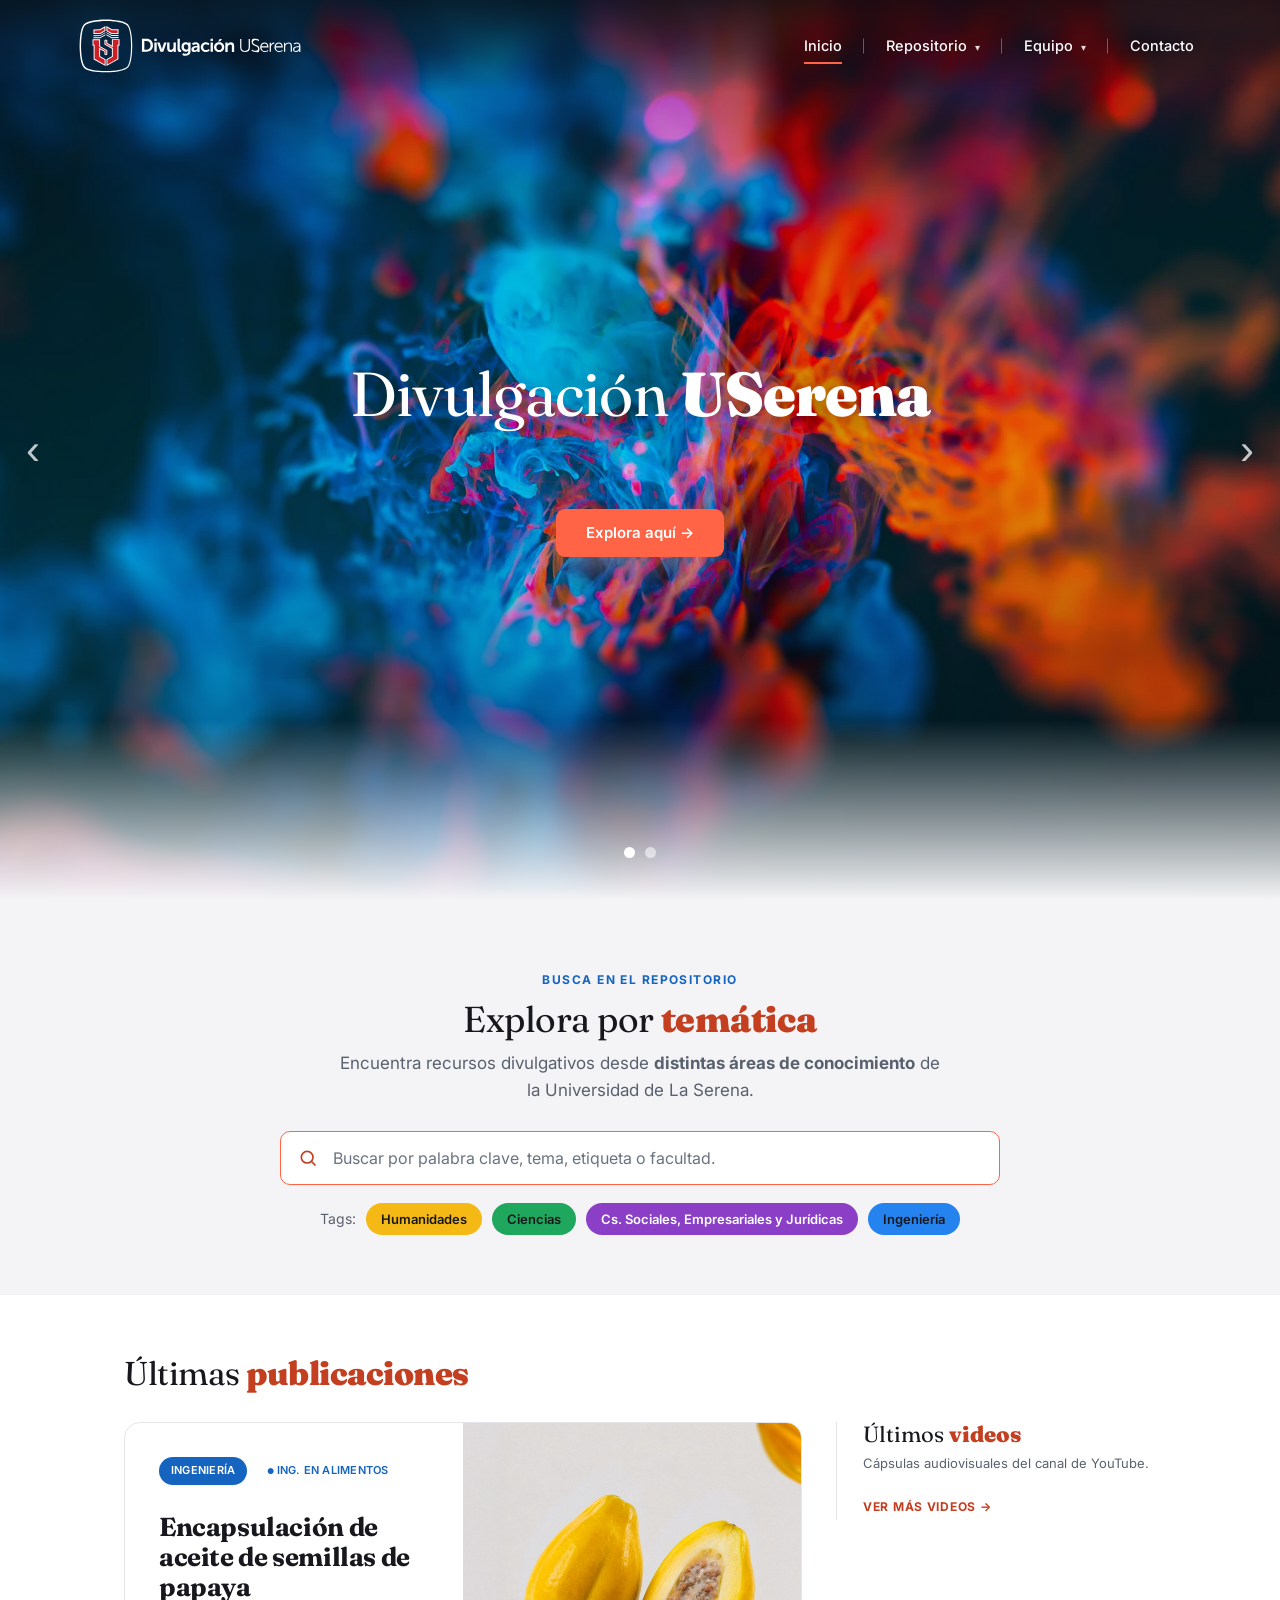
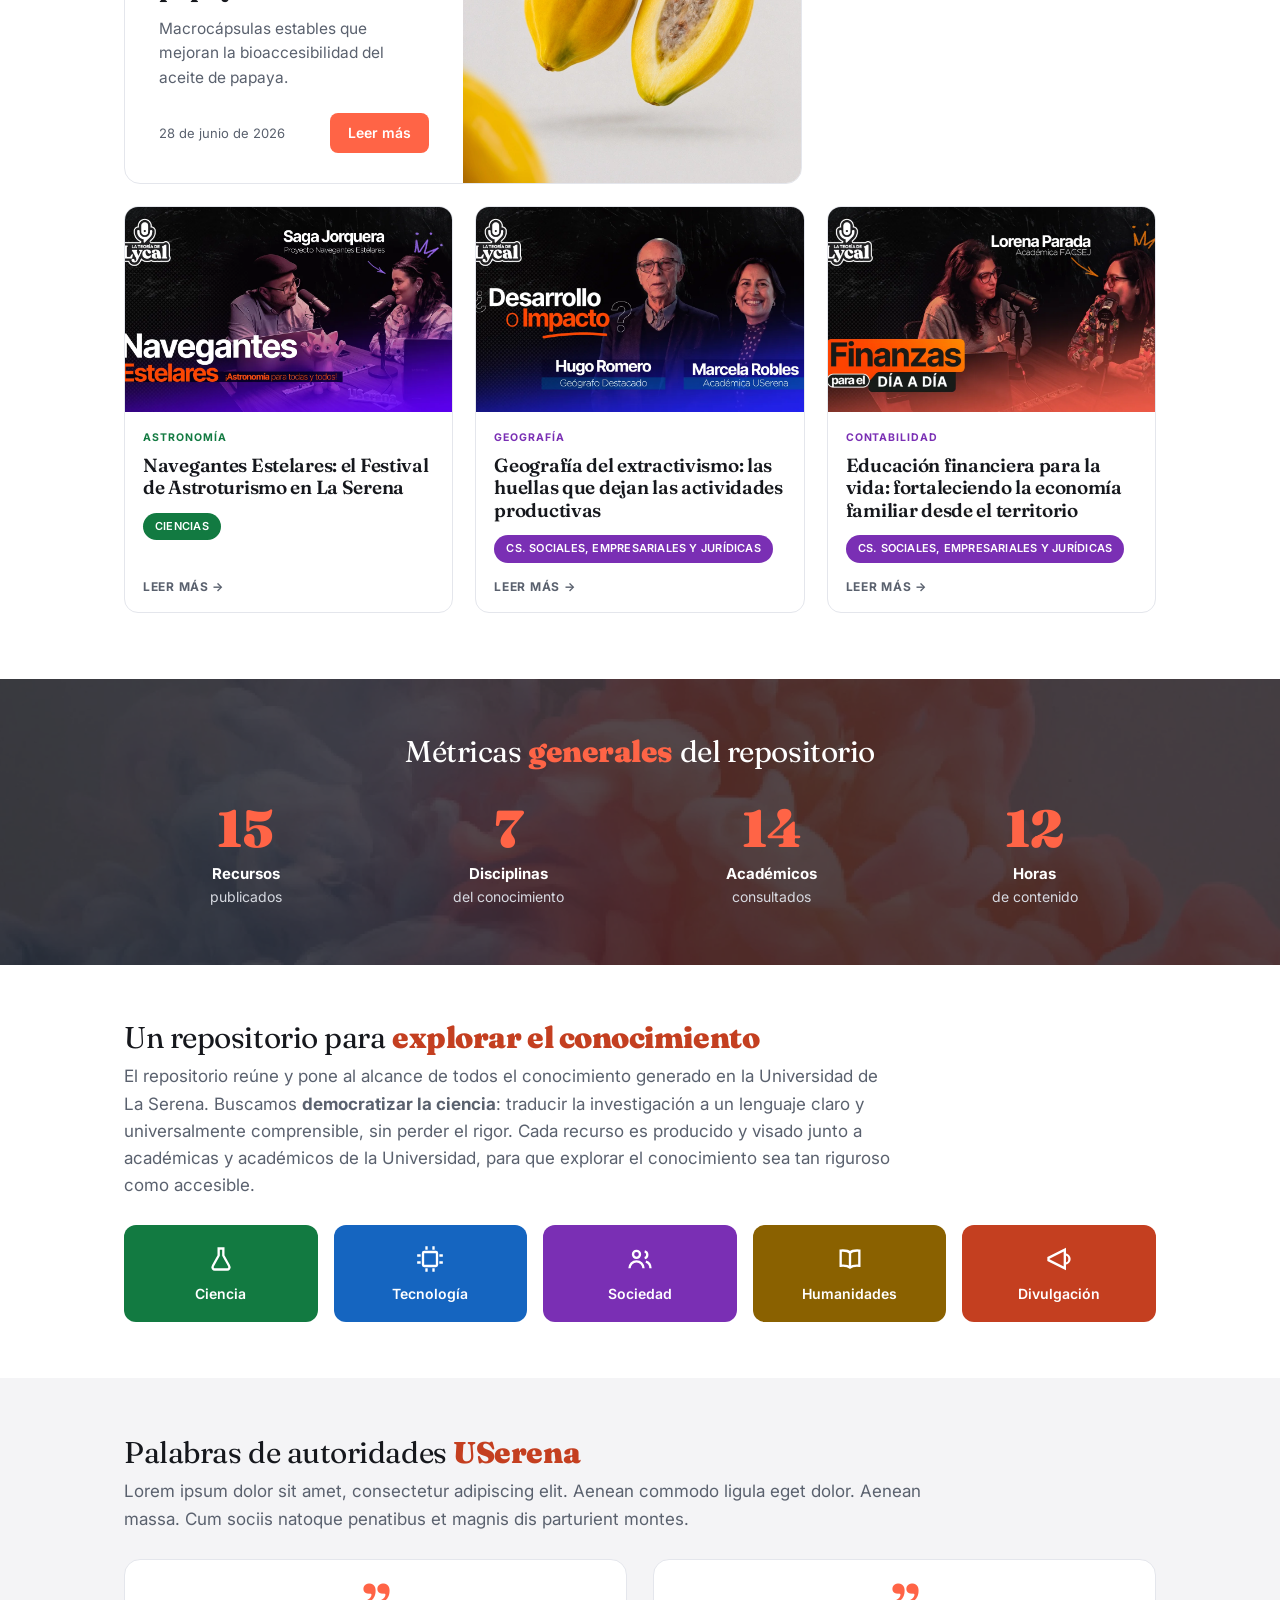
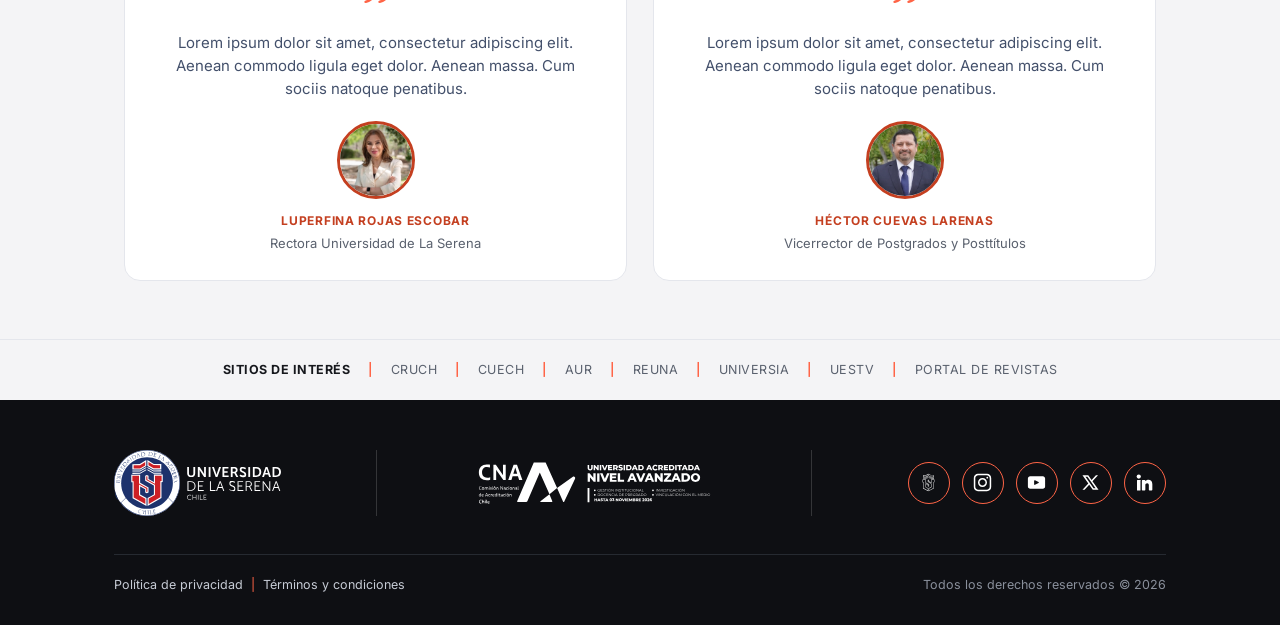
<file: index.html>
<!DOCTYPE html>
<html lang="es">
<head>
<meta charset="UTF-8">
<meta name="viewport" content="width=device-width, initial-scale=1.0">
<title>Divulgaci&oacute;n USerena &middot; Repositorio de Ciencia y Tecnolog&iacute;a</title>
<meta name="description" content="Explora recursos de divulgaci&oacute;n cient&iacute;fica desde distintas &aacute;reas de la Universidad de La Serena.">
<meta property="og:title" content="Divulgaci&oacute;n USerena &middot; Repositorio de Ciencia y Tecnolog&iacute;a">
<meta property="og:description" content="Explora recursos de divulgaci&oacute;n cient&iacute;fica desde distintas &aacute;reas de la Universidad de La Serena.">
<link rel="preconnect" href="https://fonts.googleapis.com">
<link rel="preconnect" href="https://fonts.gstatic.com" crossorigin>
<link href="https://fonts.googleapis.com/css2?family=Fraunces:opsz,wght@9..144,400;9..144,600;9..144,700;9..144,900&family=Inter:wght@400;500;600;700;800&display=swap" rel="stylesheet">
<link rel="stylesheet" href="assets/css/base.css">
<link rel="stylesheet" href="assets/css/home.css">
</head>
<body class="page-inicio">
<nav class="nav" id="nav">
  <div class="nav-in">
    <a class="brand" href="index.html" aria-label="Divulgaci&oacute;n USerena"><img src="assets/svg/logo-divulgacion.svg" alt="Divulgaci&oacute;n USerena"></a>
    <ul id="navmenu">
      <li><a class="item active" href="index.html">Inicio</a></li>
      <li><a class="item" href="repositorio.html">Repositorio <span class="caret">&#9662;</span></a></li>
      <li><a class="item" href="equipo.html">Equipo <span class="caret">&#9662;</span></a></li>
      <li><a class="item" href="contacto.html">Contacto</a></li>
    </ul>
    <button class="navtoggle" id="navtoggle" aria-label="Men&uacute;" aria-expanded="false">&#9776;</button>
  </div>
</nav>

<!-- HERO -->
<header class="hero" id="hero">
  <div class="hero-cover" aria-hidden="true"></div>
  <div class="slide on"><img src="assets/img/hero-01.webp" alt=""></div>
  <div class="slide"><img src="assets/img/hero-02.webp" alt=""></div>
  <button class="arrow l" aria-label="Anterior">&#8249;</button>
  <button class="arrow r" aria-label="Siguiente">&#8250;</button>
  <div class="hero-inner">
    <h1><span class="hw w1">Divulgaci&oacute;n</span> <span class="hw w2">USerena</span></h1>
    <a href="#explora" class="hero-cta">Explora aqu&iacute; &rarr;</a>
  </div>
  <div class="dots"></div>
</header>

<!-- EXPLORA POR TEMÁTICA -->
<section class="explora-sec reveal" id="explora">
  <div class="wrap">
    <div class="eyebrow" style="color:var(--blue-t)">Busca en el repositorio</div>
    <h2>Explora por <b>tem&aacute;tica</b></h2>
    <p class="sub">Encuentra recursos divulgativos desde <b>distintas &aacute;reas de conocimiento</b> de la Universidad de La Serena.</p>
    <div class="search">
      <svg class="mag" viewBox="0 0 24 24" fill="none" stroke="currentColor" stroke-width="2"><circle cx="11" cy="11" r="7"/><path d="M21 21l-4.3-4.3"/></svg>
      <input type="text" placeholder="Buscar por palabra clave, tema, etiqueta o facultad." aria-label="Buscar en el repositorio">
    </div>
    <div class="tags">
      <span class="lbl">Tags:</span>
      <a class="tag" href="repositorio.html?area=humanidades" style="background:var(--yellow);color:#16181D">Humanidades</a>
      <a class="tag" href="repositorio.html?area=ciencias" style="background:var(--green);color:#16181D">Ciencias</a>
      <a class="tag" href="repositorio.html?area=facsej" style="background:var(--purple);color:#fff">Cs. Sociales, Empresariales y Jur&iacute;dicas</a>
      <a class="tag" href="repositorio.html?area=ingenieria" style="background:var(--blue);color:#16181D">Ingenier&iacute;a</a>
    </div>
  </div>
</section>

<!-- ÚLTIMAS PUBLICACIONES -->
<section class="pub reveal">
  <div class="wrap">
    <h2>&Uacute;ltimas <b>publicaciones</b></h2>
    <div class="pub-top">
    <a class="featured" id="featured" href="repositorio.html"></a>

    <aside class="videos" aria-label="&Uacute;ltimos videos">
      <div class="vhead">&Uacute;ltimos <b>videos</b></div>
      <p class="vsub">C&aacute;psulas audiovisuales del canal de YouTube.</p>
      <div id="videos-list"></div>
      <a class="vmore" href="repositorio.html?tipo=audiovisual">Ver m&aacute;s videos &rarr;</a>
    </aside>
    </div><!-- /pub-top -->

    <div class="cards3" id="cards3"></div>
  </div>
</section>

<!-- MÉTRICAS -->
<section class="metrics reveal" id="metrics" data-onreveal="metrics">
  <img class="bg" src="assets/img/metricas-bg.webp" alt="">
  <div class="in wrap">
    <h2>M&eacute;tricas <b>generales</b> del repositorio</h2>
    <div class="mgrid">
      <div><div class="mnum" data-key="recursos">0</div><div class="mlbl"><b>Recursos</b>publicados</div></div>
      <div><div class="mnum" data-key="disciplinas">0</div><div class="mlbl"><b>Disciplinas</b>del conocimiento</div></div>
      <div><div class="mnum" data-key="academicos">0</div><div class="mlbl"><b>Acad&eacute;micos</b>consultados</div></div>
      <div><div class="mnum" data-key="horas">0</div><div class="mlbl"><b>Horas</b>de contenido</div></div>
    </div>
  </div>
</section>

<!-- PRESTACIONES -->
<section class="prest reveal">
  <div class="wrap">
    <h2>Un repositorio para <b>explorar el conocimiento</b></h2>
    <p>El repositorio re&uacute;ne y pone al alcance de todos el conocimiento generado en la Universidad de La Serena. Buscamos <b>democratizar la ciencia</b>: traducir la investigaci&oacute;n a un lenguaje claro y universalmente comprensible, sin perder el rigor. Cada recurso es producido y visado junto a acad&eacute;micas y acad&eacute;micos de la Universidad, para que explorar el conocimiento sea tan riguroso como accesible.</p>
    <div class="tiles">
      <div class="tile" style="background:#127A41"><svg viewBox="0 0 24 24" fill="none" stroke="#fff" stroke-width="2"><path d="M9 3h6M10 3v6l-5 9a2 2 0 0 0 2 3h10a2 2 0 0 0 2-3l-5-9V3"/></svg><span>Ciencia</span></div>
      <div class="tile" style="background:#1565C0"><svg viewBox="0 0 24 24" fill="none" stroke="#fff" stroke-width="2"><rect x="6" y="6" width="12" height="12" rx="1"/><path d="M9 1v3M15 1v3M9 20v3M15 20v3M1 9h3M1 15h3M20 9h3M20 15h3"/></svg><span>Tecnolog&iacute;a</span></div>
      <div class="tile" style="background:#7A2FB4"><svg viewBox="0 0 24 24" fill="none" stroke="#fff" stroke-width="2"><circle cx="9" cy="8" r="3"/><path d="M3 20c0-3.3 2.7-6 6-6s6 2.7 6 6"/><path d="M16 5.5a3 3 0 0 1 0 5.8M21 20c0-2.7-1.6-5-4-5.7"/></svg><span>Sociedad</span></div>
      <div class="tile" style="background:#8A6100"><svg viewBox="0 0 24 24" fill="none" stroke="#fff" stroke-width="2"><path d="M12 6.5C10.5 5 8 4.5 4 4.8v13C8 17.5 10.5 18 12 19.3 13.5 18 16 17.5 20 17.8v-13C16 4.5 13.5 5 12 6.5z"/><path d="M12 6.5v12.8"/></svg><span>Humanidades</span></div>
      <div class="tile" style="background:#C43F20"><svg viewBox="0 0 24 24" fill="none" stroke="#fff" stroke-width="2"><path d="M3 11l14-7v16L3 13z"/><path d="M17 8a3 3 0 0 1 0 8"/></svg><span>Divulgaci&oacute;n</span></div>
    </div>
  </div>
</section>

<!-- AUTORIDADES -->
<section class="auth reveal">
  <div class="wrap">
    <h2>Palabras de autoridades <b>USerena</b></h2>
    <p class="intro">Lorem ipsum dolor sit amet, consectetur adipiscing elit. Aenean commodo ligula eget dolor. Aenean massa. Cum sociis natoque penatibus et magnis dis parturient montes.</p>
    <div class="qwrap">
      <div class="qgrid">
        <div class="qcard">
          <div class="qmark">&rdquo;</div>
          <p>Lorem ipsum dolor sit amet, consectetur adipiscing elit. Aenean commodo ligula eget dolor. Aenean massa. Cum sociis natoque penatibus.</p>
          <div class="av"><img src="assets/img/autoridad-rectora.webp" alt="Retrato de la Rectora."></div>
          <div class="nm">Luperfina Rojas Escobar</div>
          <div class="rol">Rectora Universidad de La Serena</div>
        </div>
        <div class="qcard">
          <div class="qmark">&rdquo;</div>
          <p>Lorem ipsum dolor sit amet, consectetur adipiscing elit. Aenean commodo ligula eget dolor. Aenean massa. Cum sociis natoque penatibus.</p>
          <div class="av"><img src="assets/img/autoridad-vicerrector.webp" alt="Retrato del Vicerrector."></div>
          <div class="nm">H&eacute;ctor Cuevas Larenas</div>
          <div class="rol">Vicerrector de Postgrados y Postt&iacute;tulos</div>
        </div>
      </div>
    </div>
  </div>
</section>

<section class="sitios">
  <div class="in wrap">
    <b>Sitios de interés</b>

    <span class="sep">|</span>
    <a href="https://consejoderectores.cl/"
       target="_blank"
       rel="noopener noreferrer"
       aria-label="Visitar sitio web del Consejo de Rectoras y Rectores de las Universidades Chilenas">
      CRUCH
    </a>

    <span class="sep">|</span>
    <a href="https://www.uestatales.cl/"
       target="_blank"
       rel="noopener noreferrer"
       aria-label="Visitar sitio web del Consorcio de Universidades del Estado de Chile">
      CUECH
    </a>

    <span class="sep">|</span>
    <a href="https://www.auregionales.cl/"
       target="_blank"
       rel="noopener noreferrer"
       aria-label="Visitar sitio web de la Agrupación de Universidades Regionales">
      AUR
    </a>

    <span class="sep">|</span>
    <a href="https://www.reuna.cl/"
       target="_blank"
       rel="noopener noreferrer"
       aria-label="Visitar sitio web de REUNA">
      REUNA
    </a>

    <span class="sep">|</span>
    <a href="https://www.universia.net/cl/home.html"
       target="_blank"
       rel="noopener noreferrer"
       aria-label="Visitar sitio web de Universia Chile">
      UNIVERSIA
    </a>

    <span class="sep">|</span>
    <a href="https://www.uestv.cl/"
       target="_blank"
       rel="noopener noreferrer"
       aria-label="Visitar sitio web de UESTV">
      UESTV
    </a>

    <span class="sep">|</span>
    <a href="https://revistas.userena.cl/"
       target="_blank"
       rel="noopener noreferrer"
       aria-label="Visitar el Portal de Revistas de la Universidad de La Serena">
      Portal de Revistas
    </a>
  </div>
</section>
<footer class="footer">
  <div class="fin">
    <div class="foot-main">
      <a class="flogo us" href="https://userena.cl/" target="_blank" rel="noopener" aria-label="Universidad de La Serena"><img src="assets/svg/logo-userena.svg" alt="Universidad de La Serena"></a>
      <span class="fdiv"></span>
      <a class="flogo cna" href="http://www.saca.cnachile.cl/public/assets/institucional/DocumentosProcesosAcreditacion/INST-00053-05-00/NOTIFICACI%C3%93N%20DECISI%C3%93N//ULS-INST-00053-05-RESD-3.pdf" target="_blank" rel="noopener" aria-label="Acreditaci&oacute;n CNA"><img src="assets/svg/logo-cna.svg" alt="Universidad acreditada &mdash; CNA Chile"></a>
      <span class="fdiv"></span>
      <div class="foot-social">
        <a href="https://userena.cl/" target="_blank" rel="noopener" aria-label="Universidad de La Serena"><svg xmlns="http://www.w3.org/2000/svg" version="1.1" viewBox="0 0 130 130"> <defs> <style> .iust0 { fill: currentColor; fill-rule: evenodd; } </style> </defs> <path class="iust0" d="M46.4,15.1l-18.9.3v13.9h20.5c0-.1,15.1-9.1,15.1-9.1V5l-16.7,10.1ZM60.3,18.6l-13.1,7.8h-16.9c0,0,0-8.1,0-8.1l16.9-.3,13.1-7.9v8.5Z"/> <polygon class="iust0" points="27.5 35.5 47.2 35.4 63.2 26.4 63.2 23.5 47.2 32.6 27.5 32.7 27.5 35.5"/> <polygon class="iust0" points="27.5 41.7 47.2 41.6 63.2 32.6 63.2 29.7 47.2 38.8 27.5 38.9 27.5 41.7"/> <path class="iust0" d="M47.4,65.8v-20.9h-22.8v19.6h3.3s0,40.7,0,40.7l35.7,19.9v-20.3s-16.2-9-16.2-9v-20.6l12.9,7.2v8.1l4.3,2.2,4.3-2.3v-12.7l-21.4-12ZM66,88.7l-1.4.8-1.4-.7v-8.1l-18.6-10.4v27.1l16.2,9v13.7s-30-16.7-30-16.7v-41.9h-3.3s0-13.7,0-13.7h3.3s13.8,0,13.8,0v19.7l21.4,12v9.3Z"/> <path class="iust0" d="M82.6,44.7v18.9l-13.8-7.7v-8.1l-4.3-2.2-4.3,2.3v12.7l22.3,12.4v22.6l-16.2,9.1v20.3s35.7-20.3,35.7-20.3v-40.7h3.3v-19.5h-22.8ZM102.5,61.1h-3.3v41.9l-30,17.1v-13.7s16.2-9.1,16.2-9.1v-25.6l-.5-.6-21.8-12.2v-9.3l1.4-.8,1.4.7v8.1l19.5,10.8v-20.9h13.8c0,0,3.3,0,3.3,0v13.7Z"/> <path class="iust0" d="M82.7,14.9l-16.7-9.9v15.2l15.1,8.8h21.4v-14h-19.8ZM99.6,20.3v5.8h-17.8c0,0-13.1-7.5-13.1-7.5v-8.5l13.1,7.8h17.8v2.5Z"/> <polygon class="iust0" points="102.5 35.1 81.9 35.2 66 26.4 66 23.5 81.9 32.4 102.5 32.3 102.5 35.1"/> <polygon class="iust0" points="102.5 41.3 81.9 41.4 66 32.5 66 29.7 81.9 38.6 102.5 38.4 102.5 41.3"/> </svg></a>
        <a href="https://www.instagram.com/divulgacionuserena/" target="_blank" rel="noopener" aria-label="Instagram"><svg xmlns="http://www.w3.org/2000/svg" version="1.1" viewBox="0 0 130 130"> <defs> <style> .igst0 { fill: currentColor; } </style> </defs> <path class="igst0" d="M95.8,5.5h-61.6c-15.9,0-28.7,12.9-28.7,28.7v61.6c0,15.9,12.9,28.7,28.7,28.7h61.6c15.9,0,28.7-12.9,28.7-28.7v-61.6c0-15.9-12.9-28.7-28.7-28.7ZM114.2,93.7c0,11.3-9.2,20.5-20.5,20.5h-57.4c-11.3,0-20.5-9.2-20.5-20.5v-57.4c0-11.3,9.2-20.5,20.5-20.5h57.4c11.3,0,20.5,9.2,20.5,20.5v57.4Z"/> <path class="igst0" d="M65,34.2c-17,0-30.8,13.8-30.8,30.8s13.8,30.8,30.8,30.8,30.8-13.8,30.8-30.8-13.8-30.8-30.8-30.8ZM65,85.5c-11.3,0-20.5-9.2-20.5-20.5s9.2-20.5,20.5-20.5,20.5,9.2,20.5,20.5-9.2,20.5-20.5,20.5Z"/> <circle class="igst0" cx="97.8" cy="32.2" r="6.2"/> </svg></a>
        <a href="https://www.youtube.com/@divulgacionuserena" target="_blank" rel="noopener" aria-label="YouTube"><svg xmlns="http://www.w3.org/2000/svg" version="1.1" viewBox="0 0 130 130"> <defs> <style> .ytst0 { fill: currentColor; } </style> </defs> <path class="ytst0" d="M108.4,22.3H21.6c-8.6,0-15.5,7-15.5,15.5v54.3c0,8.6,7,15.5,15.5,15.5h86.8c8.6,0,15.5-6.9,15.5-15.5v-54.3c0-8.6-7-15.5-15.5-15.5ZM78.9,68.7l-24.1,12.1c-2.8,1.4-6.1-.6-6.1-3.7v-24.1c0-3.1,3.3-5.1,6.1-3.7l24.1,12.1c3.1,1.5,3.1,5.9,0,7.5Z"/> </svg></a>
        <a href="https://x.com/vripuserena" target="_blank" rel="noopener" aria-label="X"><svg xmlns="http://www.w3.org/2000/svg" version="1.1" viewBox="0 0 130 130"> <defs> <style> .xtst0 { fill: currentColor; } </style> </defs> <path class="xtst0" d="M78.5,56.4L116.5,15.8h-14.4l-29.8,31.9-22.8-31.9H10l39.9,55.8L10,114.2h14.4l31.8-34,24.3,34h39.4l-41.4-57.9ZM30.4,26.2h13.7l55.5,77.6h-13.7L30.4,26.2Z"/> </svg></a>
        <a href="https://www.linkedin.com/company/vripuserena/" target="_blank" rel="noopener" aria-label="LinkedIn"><svg xmlns="http://www.w3.org/2000/svg" version="1.1" viewBox="0 0 130 130"> <defs> <style> .list0 { fill: currentColor; } </style> </defs> <circle class="list0" cx="25.7" cy="24.5" r="14.3"/> <rect class="list0" x="13.7" y="48.3" width="23.8" height="71.5" rx="1" ry="1"/> <path class="list0" d="M118.6,74.5v40.4c0,2.7-2.2,4.9-4.9,4.9h-14.1c-2.7,0-4.9-2.2-4.9-4.9v-32.6c0-6.2-4.5-11.9-10.7-12.5-7.1-.7-13.2,4.9-13.2,11.9v33.3c0,2.7-2.2,4.9-4.9,4.9h-14.1c-2.7,0-4.9-2.2-4.9-4.9v-61.8c0-2.7,2.2-4.9,4.9-4.9h14.1c2.7,0,4.9,2.2,4.9,4.9v3c4.8-6.2,12.7-10.2,21.5-10.2,13.2,0,26.2,9.5,26.2,28.6Z"/> </svg></a>
      </div>
    </div>
    <hr class="foot-rule">
    <div class="foot-bottom">
      <span><a href="#">Pol&iacute;tica de privacidad</a><span class="b">|</span><a href="#">T&eacute;rminos y condiciones</a></span>
      <span>Todos los derechos reservados &copy; 2026</span>
    </div>
  </div>
</footer>

<script src="assets/js/areas.js"></script>
<script src="assets/js/nav.js"></script>
<script src="assets/js/home.js"></script>
</body>
</html>
</file>
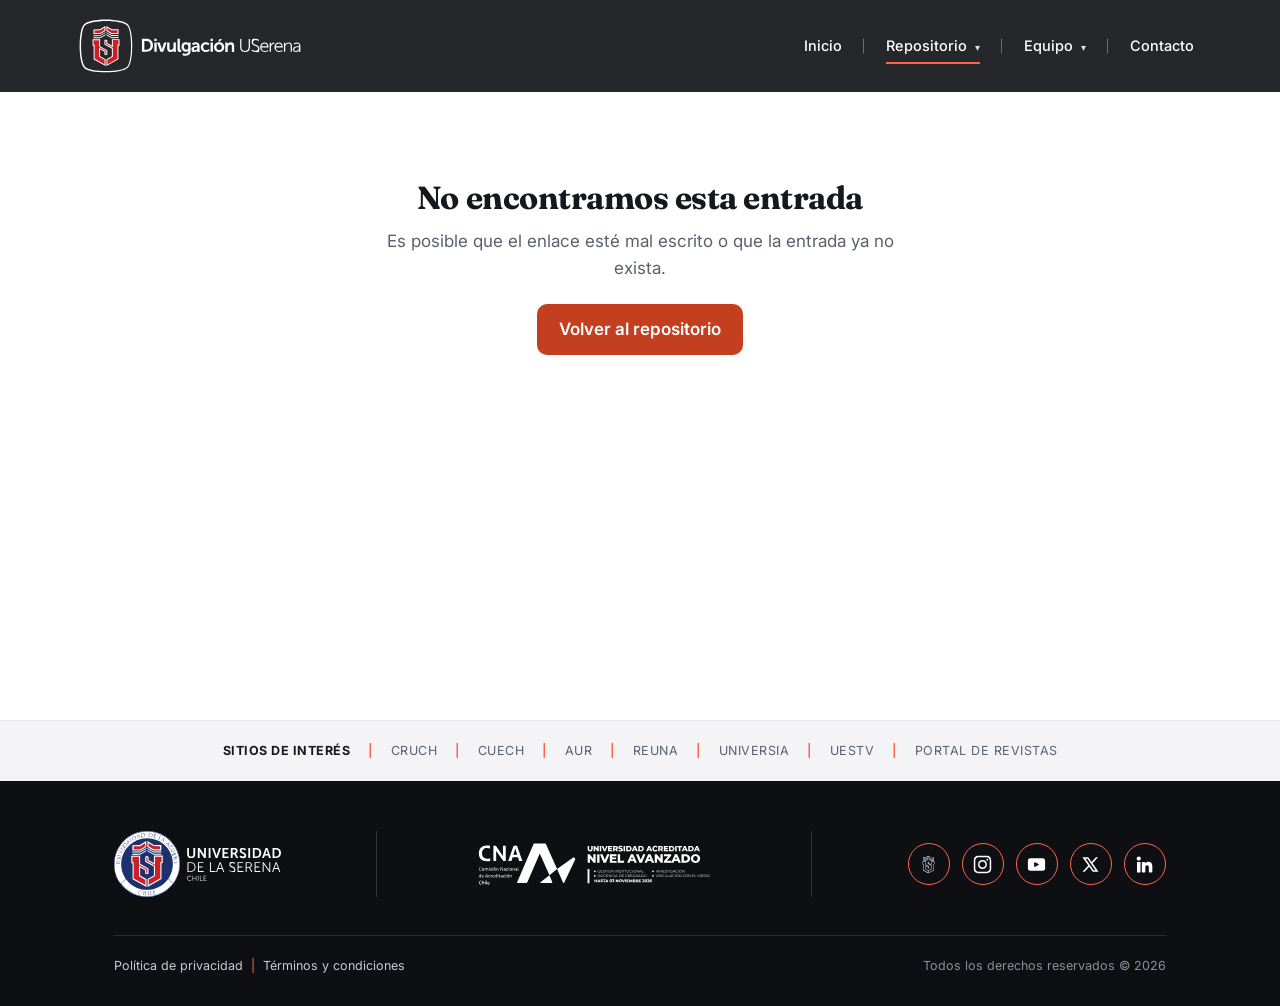
<file: entrada.html>
<!DOCTYPE html>
<html lang="es">
<head>
<meta charset="UTF-8">
<meta name="viewport" content="width=device-width, initial-scale=1.0">
<title>Entrada &middot; Divulgaci&oacute;n USerena</title>
<meta name="description" content="Entrada del repositorio de divulgaci&oacute;n de la Universidad de La Serena.">
<link rel="preconnect" href="https://fonts.googleapis.com">
<link rel="preconnect" href="https://fonts.gstatic.com" crossorigin>
<link href="https://fonts.googleapis.com/css2?family=Fraunces:opsz,wght@9..144,400;9..144,600;9..144,700;9..144,900&family=Inter:wght@400;500;600;700;800&display=swap" rel="stylesheet">
<link rel="stylesheet" href="assets/css/base.css">
<link rel="stylesheet" href="assets/css/entrada.css">
</head>
<body class="page-entry">
<nav class="nav solid" id="nav">
  <div class="nav-in">
    <a class="brand" href="index.html" aria-label="Divulgaci&oacute;n USerena"><img src="assets/svg/logo-divulgacion.svg" alt="Divulgaci&oacute;n USerena"></a>
    <ul id="navmenu">
      <li><a class="item" href="index.html">Inicio</a></li>
      <li><a class="item active" href="repositorio.html">Repositorio <span class="caret">&#9662;</span></a></li>
      <li><a class="item" href="equipo.html">Equipo <span class="caret">&#9662;</span></a></li>
      <li><a class="item" href="contacto.html">Contacto</a></li>
    </ul>
    <button class="navtoggle" id="navtoggle" aria-label="Men&uacute;" aria-expanded="false">&#9776;</button>
  </div>
</nav>

<main id="entry-root"><div class="entry-loading">Cargando entrada&hellip;</div></main>

<section class="sitios">
  <div class="in wrap">
    <b>Sitios de interés</b>

    <span class="sep">|</span>
    <a href="https://consejoderectores.cl/"
       target="_blank"
       rel="noopener noreferrer"
       aria-label="Visitar sitio web del Consejo de Rectoras y Rectores de las Universidades Chilenas">
      CRUCH
    </a>

    <span class="sep">|</span>
    <a href="https://www.uestatales.cl/"
       target="_blank"
       rel="noopener noreferrer"
       aria-label="Visitar sitio web del Consorcio de Universidades del Estado de Chile">
      CUECH
    </a>

    <span class="sep">|</span>
    <a href="https://www.auregionales.cl/"
       target="_blank"
       rel="noopener noreferrer"
       aria-label="Visitar sitio web de la Agrupación de Universidades Regionales">
      AUR
    </a>

    <span class="sep">|</span>
    <a href="https://www.reuna.cl/"
       target="_blank"
       rel="noopener noreferrer"
       aria-label="Visitar sitio web de REUNA">
      REUNA
    </a>

    <span class="sep">|</span>
    <a href="https://www.universia.net/cl/home.html"
       target="_blank"
       rel="noopener noreferrer"
       aria-label="Visitar sitio web de Universia Chile">
      UNIVERSIA
    </a>

    <span class="sep">|</span>
    <a href="https://www.uestv.cl/"
       target="_blank"
       rel="noopener noreferrer"
       aria-label="Visitar sitio web de UESTV">
      UESTV
    </a>

    <span class="sep">|</span>
    <a href="https://revistas.userena.cl/"
       target="_blank"
       rel="noopener noreferrer"
       aria-label="Visitar el Portal de Revistas de la Universidad de La Serena">
      Portal de Revistas
    </a>
  </div>
</section>
<footer class="footer">
  <div class="fin">
    <div class="foot-main">
      <a class="flogo us" href="https://userena.cl/" target="_blank" rel="noopener" aria-label="Universidad de La Serena"><img src="assets/svg/logo-userena.svg" alt="Universidad de La Serena"></a>
      <span class="fdiv"></span>
      <a class="flogo cna" href="http://www.saca.cnachile.cl/public/assets/institucional/DocumentosProcesosAcreditacion/INST-00053-05-00/NOTIFICACI%C3%93N%20DECISI%C3%93N//ULS-INST-00053-05-RESD-3.pdf" target="_blank" rel="noopener" aria-label="Acreditaci&oacute;n CNA"><img src="assets/svg/logo-cna.svg" alt="Universidad acreditada &mdash; CNA Chile"></a>
      <span class="fdiv"></span>
      <div class="foot-social"><a href="https://userena.cl/" target="_blank" rel="noopener" aria-label="Universidad de La Serena"><svg xmlns="http://www.w3.org/2000/svg" version="1.1" viewBox="0 0 130 130"> <defs> <style> .iust0 { fill: currentColor; fill-rule: evenodd; } </style> </defs> <path class="iust0" d="M46.4,15.1l-18.9.3v13.9h20.5c0-.1,15.1-9.1,15.1-9.1V5l-16.7,10.1ZM60.3,18.6l-13.1,7.8h-16.9c0,0,0-8.1,0-8.1l16.9-.3,13.1-7.9v8.5Z"/> <polygon class="iust0" points="27.5 35.5 47.2 35.4 63.2 26.4 63.2 23.5 47.2 32.6 27.5 32.7 27.5 35.5"/> <polygon class="iust0" points="27.5 41.7 47.2 41.6 63.2 32.6 63.2 29.7 47.2 38.8 27.5 38.9 27.5 41.7"/> <path class="iust0" d="M47.4,65.8v-20.9h-22.8v19.6h3.3s0,40.7,0,40.7l35.7,19.9v-20.3s-16.2-9-16.2-9v-20.6l12.9,7.2v8.1l4.3,2.2,4.3-2.3v-12.7l-21.4-12ZM66,88.7l-1.4.8-1.4-.7v-8.1l-18.6-10.4v27.1l16.2,9v13.7s-30-16.7-30-16.7v-41.9h-3.3s0-13.7,0-13.7h3.3s13.8,0,13.8,0v19.7l21.4,12v9.3Z"/> <path class="iust0" d="M82.6,44.7v18.9l-13.8-7.7v-8.1l-4.3-2.2-4.3,2.3v12.7l22.3,12.4v22.6l-16.2,9.1v20.3s35.7-20.3,35.7-20.3v-40.7h3.3v-19.5h-22.8ZM102.5,61.1h-3.3v41.9l-30,17.1v-13.7s16.2-9.1,16.2-9.1v-25.6l-.5-.6-21.8-12.2v-9.3l1.4-.8,1.4.7v8.1l19.5,10.8v-20.9h13.8c0,0,3.3,0,3.3,0v13.7Z"/> <path class="iust0" d="M82.7,14.9l-16.7-9.9v15.2l15.1,8.8h21.4v-14h-19.8ZM99.6,20.3v5.8h-17.8c0,0-13.1-7.5-13.1-7.5v-8.5l13.1,7.8h17.8v2.5Z"/> <polygon class="iust0" points="102.5 35.1 81.9 35.2 66 26.4 66 23.5 81.9 32.4 102.5 32.3 102.5 35.1"/> <polygon class="iust0" points="102.5 41.3 81.9 41.4 66 32.5 66 29.7 81.9 38.6 102.5 38.4 102.5 41.3"/> </svg></a><a href="https://www.instagram.com/divulgacionuserena/" target="_blank" rel="noopener" aria-label="Instagram"><svg xmlns="http://www.w3.org/2000/svg" version="1.1" viewBox="0 0 130 130"> <defs> <style> .igst0 { fill: currentColor; } </style> </defs> <path class="igst0" d="M95.8,5.5h-61.6c-15.9,0-28.7,12.9-28.7,28.7v61.6c0,15.9,12.9,28.7,28.7,28.7h61.6c15.9,0,28.7-12.9,28.7-28.7v-61.6c0-15.9-12.9-28.7-28.7-28.7ZM114.2,93.7c0,11.3-9.2,20.5-20.5,20.5h-57.4c-11.3,0-20.5-9.2-20.5-20.5v-57.4c0-11.3,9.2-20.5,20.5-20.5h57.4c11.3,0,20.5,9.2,20.5,20.5v57.4Z"/> <path class="igst0" d="M65,34.2c-17,0-30.8,13.8-30.8,30.8s13.8,30.8,30.8,30.8,30.8-13.8,30.8-30.8-13.8-30.8-30.8-30.8ZM65,85.5c-11.3,0-20.5-9.2-20.5-20.5s9.2-20.5,20.5-20.5,20.5,9.2,20.5,20.5-9.2,20.5-20.5,20.5Z"/> <circle class="igst0" cx="97.8" cy="32.2" r="6.2"/> </svg></a><a href="https://www.youtube.com/@divulgacionuserena" target="_blank" rel="noopener" aria-label="YouTube"><svg xmlns="http://www.w3.org/2000/svg" version="1.1" viewBox="0 0 130 130"> <defs> <style> .ytst0 { fill: currentColor; } </style> </defs> <path class="ytst0" d="M108.4,22.3H21.6c-8.6,0-15.5,7-15.5,15.5v54.3c0,8.6,7,15.5,15.5,15.5h86.8c8.6,0,15.5-6.9,15.5-15.5v-54.3c0-8.6-7-15.5-15.5-15.5ZM78.9,68.7l-24.1,12.1c-2.8,1.4-6.1-.6-6.1-3.7v-24.1c0-3.1,3.3-5.1,6.1-3.7l24.1,12.1c3.1,1.5,3.1,5.9,0,7.5Z"/> </svg></a><a href="https://x.com/vripuserena" target="_blank" rel="noopener" aria-label="X"><svg xmlns="http://www.w3.org/2000/svg" version="1.1" viewBox="0 0 130 130"> <defs> <style> .xtst0 { fill: currentColor; } </style> </defs> <path class="xtst0" d="M78.5,56.4L116.5,15.8h-14.4l-29.8,31.9-22.8-31.9H10l39.9,55.8L10,114.2h14.4l31.8-34,24.3,34h39.4l-41.4-57.9ZM30.4,26.2h13.7l55.5,77.6h-13.7L30.4,26.2Z"/> </svg></a><a href="https://www.linkedin.com/company/vripuserena/" target="_blank" rel="noopener" aria-label="LinkedIn"><svg xmlns="http://www.w3.org/2000/svg" version="1.1" viewBox="0 0 130 130"> <defs> <style> .list0 { fill: currentColor; } </style> </defs> <circle class="list0" cx="25.7" cy="24.5" r="14.3"/> <rect class="list0" x="13.7" y="48.3" width="23.8" height="71.5" rx="1" ry="1"/> <path class="list0" d="M118.6,74.5v40.4c0,2.7-2.2,4.9-4.9,4.9h-14.1c-2.7,0-4.9-2.2-4.9-4.9v-32.6c0-6.2-4.5-11.9-10.7-12.5-7.1-.7-13.2,4.9-13.2,11.9v33.3c0,2.7-2.2,4.9-4.9,4.9h-14.1c-2.7,0-4.9-2.2-4.9-4.9v-61.8c0-2.7,2.2-4.9,4.9-4.9h14.1c2.7,0,4.9,2.2,4.9,4.9v3c4.8-6.2,12.7-10.2,21.5-10.2,13.2,0,26.2,9.5,26.2,28.6Z"/> </svg></a></div>
    </div>
    <hr class="foot-rule">
    <div class="foot-bottom">
      <span><a href="#">Pol&iacute;tica de privacidad</a><span class="b">|</span><a href="#">T&eacute;rminos y condiciones</a></span>
      <span>Todos los derechos reservados &copy; 2026</span>
    </div>
  </div>
</footer>

<script src="assets/js/areas.js"></script>
<script src="assets/js/nav.js"></script>
<script src="assets/js/entry.js"></script>
</body>
</html>
</file>
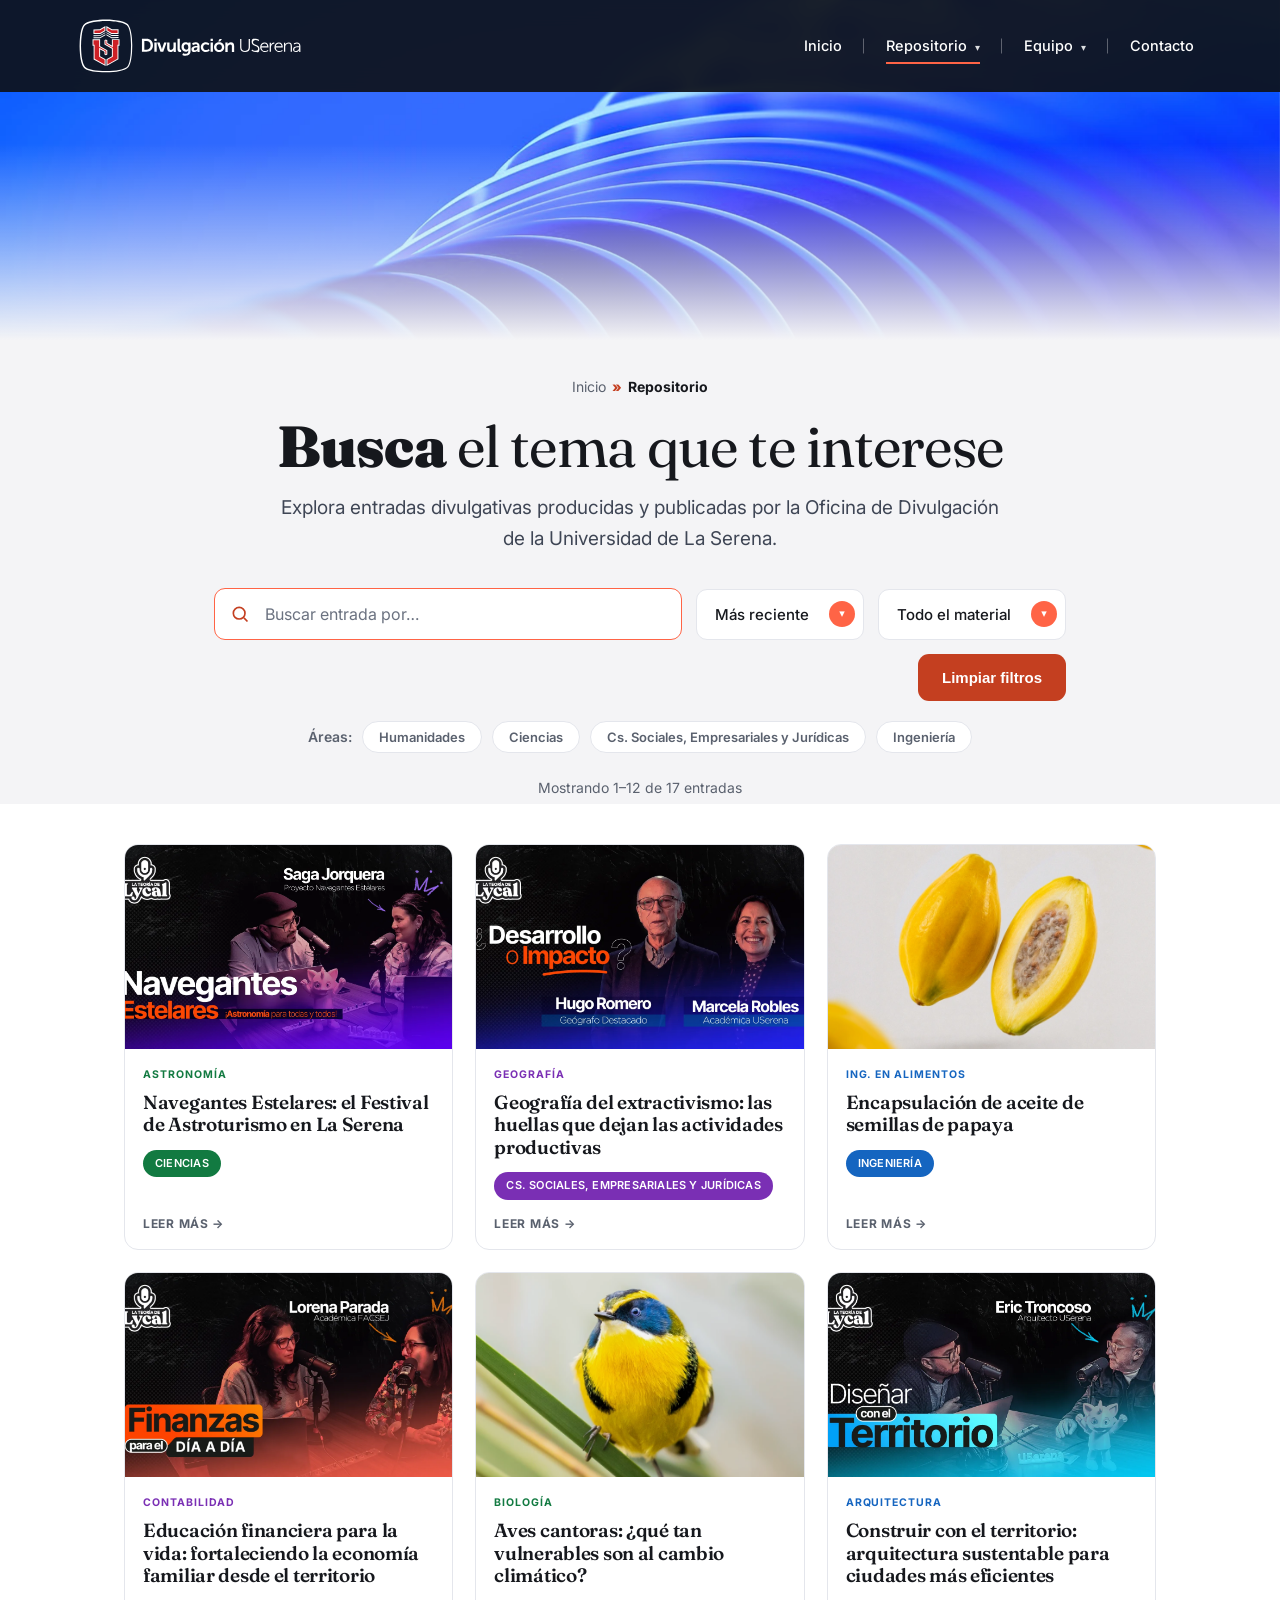
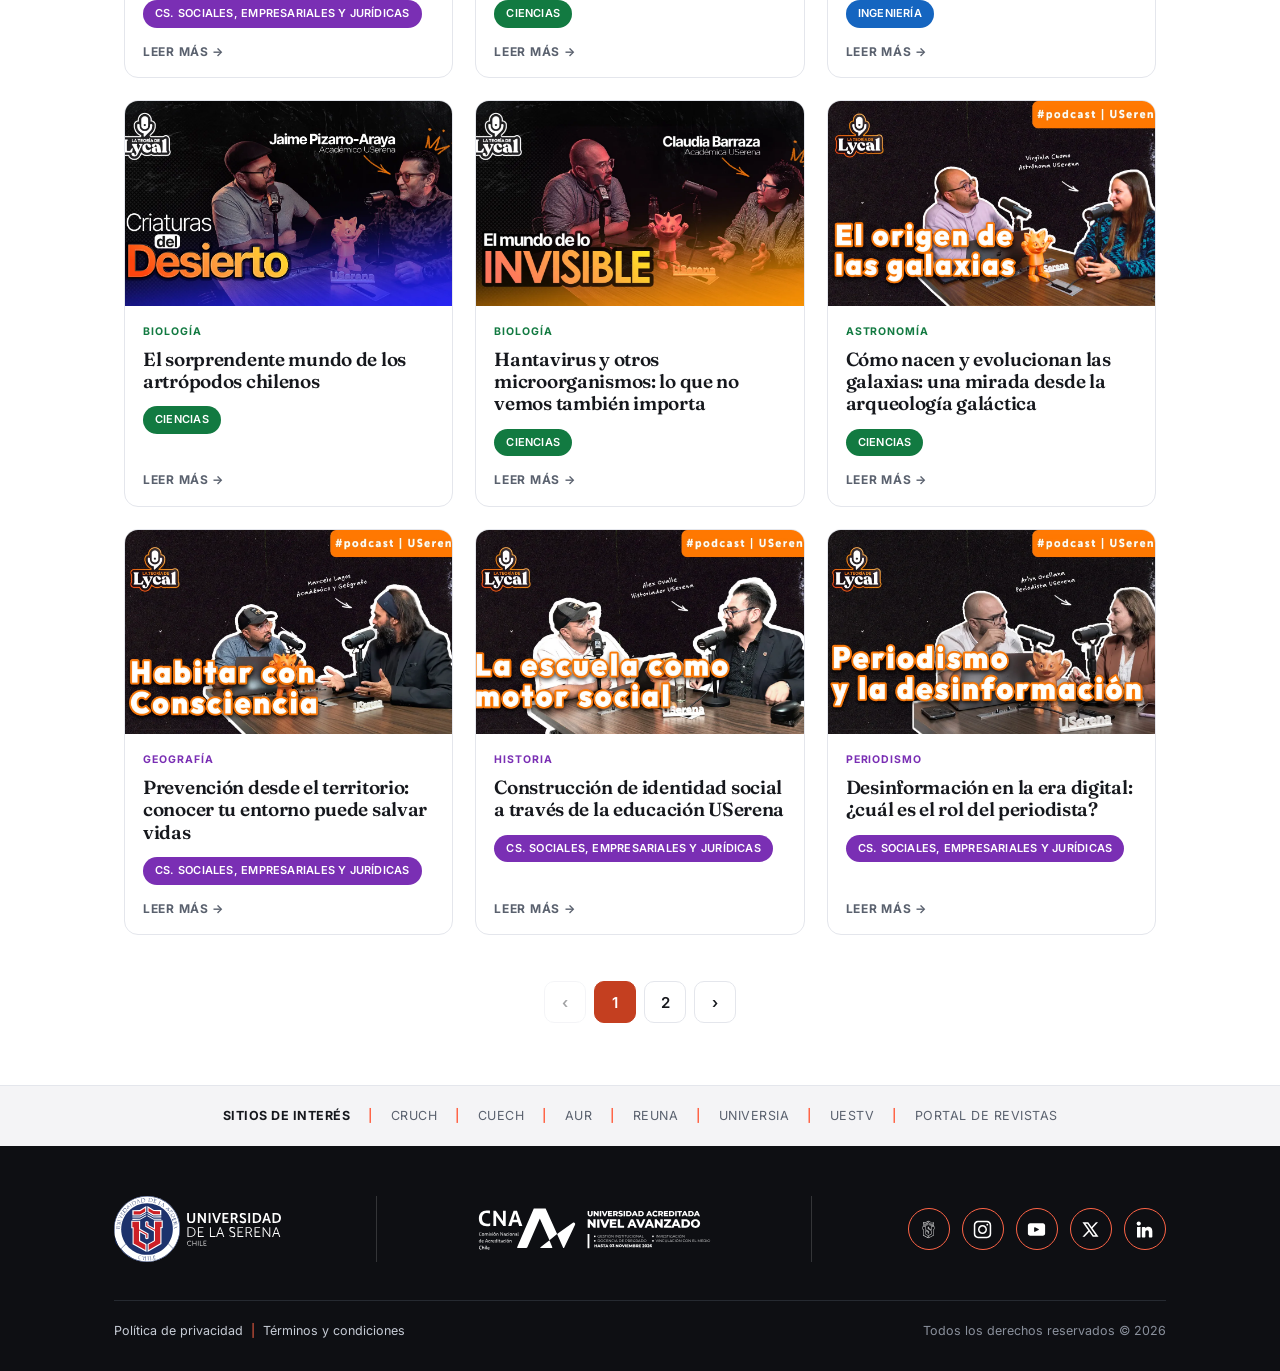
<file: repositorio.html>
<!DOCTYPE html>
<html lang="es">
<head>
<meta charset="UTF-8">
<meta name="viewport" content="width=device-width, initial-scale=1.0">
<title>Repositorio &middot; Divulgaci&oacute;n USerena</title>
<meta name="description" content="Busca y explora entradas divulgativas de la Universidad de La Serena por &aacute;rea, tipo y palabra clave.">
<meta property="og:title" content="Repositorio &middot; Divulgaci&oacute;n USerena">
<meta property="og:description" content="Busca y explora entradas divulgativas de la Universidad de La Serena por &aacute;rea, tipo y palabra clave.">
<link rel="preconnect" href="https://fonts.googleapis.com">
<link rel="preconnect" href="https://fonts.gstatic.com" crossorigin>
<link href="https://fonts.googleapis.com/css2?family=Fraunces:opsz,wght@9..144,400;9..144,600;9..144,700;9..144,900&family=Inter:wght@400;500;600;700;800&display=swap" rel="stylesheet">
<link rel="stylesheet" href="assets/css/base.css">
</head>
<body class="page-repo">
<nav class="nav solid" id="nav">
  <div class="nav-in">
    <a class="brand" href="index.html" aria-label="Divulgaci&oacute;n USerena"><img src="assets/svg/logo-divulgacion.svg" alt="Divulgaci&oacute;n USerena"></a>
    <ul id="navmenu">
      <li><a class="item" href="index.html">Inicio</a></li>
      <li><a class="item active" href="repositorio.html">Repositorio <span class="caret">&#9662;</span></a></li>
      <li><a class="item" href="equipo.html">Equipo <span class="caret">&#9662;</span></a></li>
      <li><a class="item" href="contacto.html">Contacto</a></li>
    </ul>
    <button class="navtoggle" id="navtoggle" aria-label="Men&uacute;" aria-expanded="false">&#9776;</button>
  </div>
</nav>

<!-- MINI-HERO + FILTROS -->
<header class="mhero">
  <div class="bg"><img src="assets/img/hero-repositorio.webp" alt=""></div>
  <div class="inner">
    <nav class="crumb" aria-label="Ruta"><a href="index.html">Inicio</a><span class="sep">&raquo;</span><b>Repositorio</b></nav>
    <h1><b>Busca</b> el tema que te interese</h1>
    <p class="lead">Explora entradas divulgativas producidas y publicadas por la Oficina de Divulgaci&oacute;n de la Universidad de La Serena.</p>
    <div class="fbar">
      <div class="fsearch">
        <svg class="mag" viewBox="0 0 24 24" fill="none" stroke="currentColor" stroke-width="2"><circle cx="11" cy="11" r="7"/><path d="M21 21l-4.3-4.3"/></svg>
        <input id="q" type="text" placeholder="Buscar entrada por&hellip;" aria-label="Buscar entrada">
      </div>
      <div class="fselect">
        <select id="orden" aria-label="Ordenar">
          <option value="reciente">M&aacute;s reciente</option>
          <option value="antiguo">M&aacute;s antiguo</option>
          <option value="az">A &ndash; Z</option>
        </select>
      </div>
      <div class="fselect">
        <select id="tipo" aria-label="Tipo de material">
          <option value="">Todo el material</option>
          <option value="grafico">Gr&aacute;fico</option>
          <option value="audiovisual">Audiovisual</option>
          <option value="podcast">Podcast</option>
        </select>
      </div>
      <button class="fclear" id="clear">Limpiar filtros</button>
    </div>
    <div class="fchips" id="chips">
      <span class="lbl">&Aacute;reas:</span>
      <button class="chip-f" data-area="humanidades" style="--chip-c:var(--yellow);--chip-text:#16181D" aria-pressed="false">Humanidades</button>
      <button class="chip-f" data-area="ciencias" style="--chip-c:var(--green);--chip-text:#16181D" aria-pressed="false">Ciencias</button>
      <button class="chip-f" data-area="facsej" style="--chip-c:var(--purple);--chip-text:#fff" aria-pressed="false">Cs. Sociales, Empresariales y Jur&iacute;dicas</button>
      <button class="chip-f" data-area="ingenieria" style="--chip-c:var(--blue);--chip-text:#16181D" aria-pressed="false">Ingenier&iacute;a</button>
    </div>
    <div class="rcount" id="rcount" aria-live="polite"></div>
  </div>
</header>

<section class="results" id="results">
  <div class="wrap">
    <div class="rgrid" id="grid"></div>
    <div class="empty" id="empty" hidden>
      <svg viewBox="0 0 24 24" fill="none" stroke="currentColor" stroke-width="2"><circle cx="11" cy="11" r="7"/><path d="M21 21l-4.3-4.3"/></svg>
      <h3>Sin resultados</h3>
      <p id="emptymsg"></p>
      <button class="reset" id="emptyreset">Limpiar filtros</button>
    </div>
    <nav class="pager" id="pager" aria-label="Paginaci&oacute;n"></nav>
  </div>
</section>

<section class="sitios">
  <div class="in wrap">
    <b>Sitios de interés</b>

    <span class="sep">|</span>
    <a href="https://consejoderectores.cl/"
       target="_blank"
       rel="noopener noreferrer"
       aria-label="Visitar sitio web del Consejo de Rectoras y Rectores de las Universidades Chilenas">
      CRUCH
    </a>

    <span class="sep">|</span>
    <a href="https://www.uestatales.cl/"
       target="_blank"
       rel="noopener noreferrer"
       aria-label="Visitar sitio web del Consorcio de Universidades del Estado de Chile">
      CUECH
    </a>

    <span class="sep">|</span>
    <a href="https://www.auregionales.cl/"
       target="_blank"
       rel="noopener noreferrer"
       aria-label="Visitar sitio web de la Agrupación de Universidades Regionales">
      AUR
    </a>

    <span class="sep">|</span>
    <a href="https://www.reuna.cl/"
       target="_blank"
       rel="noopener noreferrer"
       aria-label="Visitar sitio web de REUNA">
      REUNA
    </a>

    <span class="sep">|</span>
    <a href="https://www.universia.net/cl/home.html"
       target="_blank"
       rel="noopener noreferrer"
       aria-label="Visitar sitio web de Universia Chile">
      UNIVERSIA
    </a>

    <span class="sep">|</span>
    <a href="https://www.uestv.cl/"
       target="_blank"
       rel="noopener noreferrer"
       aria-label="Visitar sitio web de UESTV">
      UESTV
    </a>

    <span class="sep">|</span>
    <a href="https://revistas.userena.cl/"
       target="_blank"
       rel="noopener noreferrer"
       aria-label="Visitar el Portal de Revistas de la Universidad de La Serena">
      Portal de Revistas
    </a>
  </div>
</section>
<footer class="footer">
  <div class="fin">
    <div class="foot-main">
      <a class="flogo us" href="https://userena.cl/" target="_blank" rel="noopener" aria-label="Universidad de La Serena"><img src="assets/svg/logo-userena.svg" alt="Universidad de La Serena"></a>
      <span class="fdiv"></span>
      <a class="flogo cna" href="http://www.saca.cnachile.cl/public/assets/institucional/DocumentosProcesosAcreditacion/INST-00053-05-00/NOTIFICACI%C3%93N%20DECISI%C3%93N//ULS-INST-00053-05-RESD-3.pdf" target="_blank" rel="noopener" aria-label="Acreditaci&oacute;n CNA"><img src="assets/svg/logo-cna.svg" alt="Universidad acreditada &mdash; CNA Chile"></a>
      <span class="fdiv"></span>
      <div class="foot-social">
        <a href="https://userena.cl/" target="_blank" rel="noopener" aria-label="Universidad de La Serena"><svg xmlns="http://www.w3.org/2000/svg" version="1.1" viewBox="0 0 130 130"> <defs> <style> .iust0 { fill: currentColor; fill-rule: evenodd; } </style> </defs> <path class="iust0" d="M46.4,15.1l-18.9.3v13.9h20.5c0-.1,15.1-9.1,15.1-9.1V5l-16.7,10.1ZM60.3,18.6l-13.1,7.8h-16.9c0,0,0-8.1,0-8.1l16.9-.3,13.1-7.9v8.5Z"/> <polygon class="iust0" points="27.5 35.5 47.2 35.4 63.2 26.4 63.2 23.5 47.2 32.6 27.5 32.7 27.5 35.5"/> <polygon class="iust0" points="27.5 41.7 47.2 41.6 63.2 32.6 63.2 29.7 47.2 38.8 27.5 38.9 27.5 41.7"/> <path class="iust0" d="M47.4,65.8v-20.9h-22.8v19.6h3.3s0,40.7,0,40.7l35.7,19.9v-20.3s-16.2-9-16.2-9v-20.6l12.9,7.2v8.1l4.3,2.2,4.3-2.3v-12.7l-21.4-12ZM66,88.7l-1.4.8-1.4-.7v-8.1l-18.6-10.4v27.1l16.2,9v13.7s-30-16.7-30-16.7v-41.9h-3.3s0-13.7,0-13.7h3.3s13.8,0,13.8,0v19.7l21.4,12v9.3Z"/> <path class="iust0" d="M82.6,44.7v18.9l-13.8-7.7v-8.1l-4.3-2.2-4.3,2.3v12.7l22.3,12.4v22.6l-16.2,9.1v20.3s35.7-20.3,35.7-20.3v-40.7h3.3v-19.5h-22.8ZM102.5,61.1h-3.3v41.9l-30,17.1v-13.7s16.2-9.1,16.2-9.1v-25.6l-.5-.6-21.8-12.2v-9.3l1.4-.8,1.4.7v8.1l19.5,10.8v-20.9h13.8c0,0,3.3,0,3.3,0v13.7Z"/> <path class="iust0" d="M82.7,14.9l-16.7-9.9v15.2l15.1,8.8h21.4v-14h-19.8ZM99.6,20.3v5.8h-17.8c0,0-13.1-7.5-13.1-7.5v-8.5l13.1,7.8h17.8v2.5Z"/> <polygon class="iust0" points="102.5 35.1 81.9 35.2 66 26.4 66 23.5 81.9 32.4 102.5 32.3 102.5 35.1"/> <polygon class="iust0" points="102.5 41.3 81.9 41.4 66 32.5 66 29.7 81.9 38.6 102.5 38.4 102.5 41.3"/> </svg></a>
        <a href="https://www.instagram.com/divulgacionuserena/" target="_blank" rel="noopener" aria-label="Instagram"><svg xmlns="http://www.w3.org/2000/svg" version="1.1" viewBox="0 0 130 130"> <defs> <style> .igst0 { fill: currentColor; } </style> </defs> <path class="igst0" d="M95.8,5.5h-61.6c-15.9,0-28.7,12.9-28.7,28.7v61.6c0,15.9,12.9,28.7,28.7,28.7h61.6c15.9,0,28.7-12.9,28.7-28.7v-61.6c0-15.9-12.9-28.7-28.7-28.7ZM114.2,93.7c0,11.3-9.2,20.5-20.5,20.5h-57.4c-11.3,0-20.5-9.2-20.5-20.5v-57.4c0-11.3,9.2-20.5,20.5-20.5h57.4c11.3,0,20.5,9.2,20.5,20.5v57.4Z"/> <path class="igst0" d="M65,34.2c-17,0-30.8,13.8-30.8,30.8s13.8,30.8,30.8,30.8,30.8-13.8,30.8-30.8-13.8-30.8-30.8-30.8ZM65,85.5c-11.3,0-20.5-9.2-20.5-20.5s9.2-20.5,20.5-20.5,20.5,9.2,20.5,20.5-9.2,20.5-20.5,20.5Z"/> <circle class="igst0" cx="97.8" cy="32.2" r="6.2"/> </svg></a>
        <a href="https://www.youtube.com/@divulgacionuserena" target="_blank" rel="noopener" aria-label="YouTube"><svg xmlns="http://www.w3.org/2000/svg" version="1.1" viewBox="0 0 130 130"> <defs> <style> .ytst0 { fill: currentColor; } </style> </defs> <path class="ytst0" d="M108.4,22.3H21.6c-8.6,0-15.5,7-15.5,15.5v54.3c0,8.6,7,15.5,15.5,15.5h86.8c8.6,0,15.5-6.9,15.5-15.5v-54.3c0-8.6-7-15.5-15.5-15.5ZM78.9,68.7l-24.1,12.1c-2.8,1.4-6.1-.6-6.1-3.7v-24.1c0-3.1,3.3-5.1,6.1-3.7l24.1,12.1c3.1,1.5,3.1,5.9,0,7.5Z"/> </svg></a>
        <a href="https://x.com/vripuserena" target="_blank" rel="noopener" aria-label="X"><svg xmlns="http://www.w3.org/2000/svg" version="1.1" viewBox="0 0 130 130"> <defs> <style> .xtst0 { fill: currentColor; } </style> </defs> <path class="xtst0" d="M78.5,56.4L116.5,15.8h-14.4l-29.8,31.9-22.8-31.9H10l39.9,55.8L10,114.2h14.4l31.8-34,24.3,34h39.4l-41.4-57.9ZM30.4,26.2h13.7l55.5,77.6h-13.7L30.4,26.2Z"/> </svg></a>
        <a href="https://www.linkedin.com/company/vripuserena/" target="_blank" rel="noopener" aria-label="LinkedIn"><svg xmlns="http://www.w3.org/2000/svg" version="1.1" viewBox="0 0 130 130"> <defs> <style> .list0 { fill: currentColor; } </style> </defs> <circle class="list0" cx="25.7" cy="24.5" r="14.3"/> <rect class="list0" x="13.7" y="48.3" width="23.8" height="71.5" rx="1" ry="1"/> <path class="list0" d="M118.6,74.5v40.4c0,2.7-2.2,4.9-4.9,4.9h-14.1c-2.7,0-4.9-2.2-4.9-4.9v-32.6c0-6.2-4.5-11.9-10.7-12.5-7.1-.7-13.2,4.9-13.2,11.9v33.3c0,2.7-2.2,4.9-4.9,4.9h-14.1c-2.7,0-4.9-2.2-4.9-4.9v-61.8c0-2.7,2.2-4.9,4.9-4.9h14.1c2.7,0,4.9,2.2,4.9,4.9v3c4.8-6.2,12.7-10.2,21.5-10.2,13.2,0,26.2,9.5,26.2,28.6Z"/> </svg></a>
      </div>
    </div>
    <hr class="foot-rule">
    <div class="foot-bottom">
      <span><a href="#">Pol&iacute;tica de privacidad</a><span class="b">|</span><a href="#">T&eacute;rminos y condiciones</a></span>
      <span>Todos los derechos reservados &copy; 2026</span>
    </div>
  </div>
</footer>

<script src="assets/js/areas.js"></script>
<script src="assets/js/nav.js"></script>
<script src="assets/js/repo.js"></script>
</body>
</html>
</file>
<file: assets/css/base.css>
/* ==========================================================
   Divulgación USerena — base.css (compartido por todas las páginas)
   Tokens, nav, mini-hero, cards, chips, filtros, paginación,
   sitios, footer, reveal. WCAG AA verificado.
   ========================================================== */

:root{
  --c-ink:#16181D; --c-ink-2:#5A616E; --c-bg:#f4f4f6; --c-surface:#FFFFFF; --c-border:#E4E6EC;
  --c-orange:#FF6446;          /* SOLO rellenos/acentos, falla AA como texto */
  --c-orange-strong:#C43F20;   /* naranjo texto/sólido, 5.15:1 AA */
  --font-title:'Fraunces',Georgia,serif;
  --font-body:'Inter',system-ui,sans-serif;
  --blue:#2483EE;   --blue-t:#1565C0;   --blue-soft:#E7F0FC;
  --green:#1FA85D;  --green-t:#127A41;  --green-soft:#E4F5EA;
  --yellow:#F5B915; --yellow-t:#8A6100; --yellow-soft:#FCF3D6;
  --purple:#8B3FC7; --purple-t:#7A2FB4; --purple-soft:#F1E6FA;
  --ease:cubic-bezier(.2,.7,.2,1);
}

/* Temado por facultad: aplicar .tema-* al contenedor de la entrada */
.tema-ingenieria{--fac:var(--blue);--fac-text:var(--blue-t);--fac-solid:var(--blue-t);--fac-soft:var(--blue-soft);}
.tema-ciencias{--fac:var(--green);--fac-text:var(--green-t);--fac-solid:var(--green-t);--fac-soft:var(--green-soft);}
.tema-humanidades{--fac:var(--yellow);--fac-text:var(--yellow-t);--fac-solid:var(--yellow-t);--fac-soft:var(--yellow-soft);}
.tema-facsej{--fac:var(--purple);--fac-text:var(--purple-t);--fac-solid:var(--purple-t);--fac-soft:var(--purple-soft);}

*{box-sizing:border-box}
html{scroll-behavior:smooth;scroll-padding-top:80px;}
body{margin:0;background:var(--c-bg);color:var(--c-ink);font-family:var(--font-body);
  font-size:17px;line-height:1.6;-webkit-font-smoothing:antialiased;}
h1,h2,h3,h4{font-family:var(--font-title);line-height:1.12;margin:0 0 .3em;
  font-optical-sizing:auto;letter-spacing:-.015em;}
p{margin:0 0 1em;}
a{text-decoration:none;color:inherit;}
img{max-width:100%;}
.wrap{max-width:1080px;margin:0 auto;padding:0 24px;}
.eyebrow{font-weight:700;font-size:12px;text-transform:uppercase;letter-spacing:.12em;margin-bottom:10px;}

/* ---------- NAV ---------- */
.nav{position:fixed;top:0;left:0;right:0;z-index:50;
  transition:transform .35s ease,background .3s ease,backdrop-filter .3s ease,box-shadow .3s ease;
  background:linear-gradient(180deg,rgba(9,13,20,.74) 0%,rgba(9,13,20,.38) 56%,rgba(9,13,20,0) 100%);}
.nav.solid{background:rgba(14,16,20,.9);backdrop-filter:blur(12px);-webkit-backdrop-filter:blur(12px);}
.nav.scrolled{background:rgba(14,16,20,.88);backdrop-filter:blur(14px);-webkit-backdrop-filter:blur(14px);
  box-shadow:0 6px 26px -20px rgba(0,0,0,.7);}
.nav.hidden{transform:translateY(-100%);}
.nav-in{max-width:1220px;margin:0 auto;padding:10px 34px;display:flex;align-items:center;justify-content:space-between;}
.nav .brand img{height:72px;width:auto;display:block;}
.nav ul{list-style:none;display:flex;margin:0;padding:0;align-items:center;gap:0;}
.nav ul li{padding:0 22px;position:relative;}
.nav ul li:not(:last-child)::after{content:"";position:absolute;right:0;top:50%;transform:translateY(-50%);
  width:1px;height:15px;background:rgba(255,255,255,.32);}
.nav a.item{color:#fff;font-size:14.5px;font-weight:500;position:relative;padding:6px 0;display:inline-block;}
.nav a.item:hover{color:var(--c-orange);}
.nav a.item.active::after{content:"";position:absolute;left:0;right:0;bottom:0;height:2px;background:var(--c-orange);}
.nav .caret{font-size:10px;opacity:.85;margin-left:4px;}
.navtoggle{display:none;background:none;border:none;color:#fff;font-size:22px;cursor:pointer;}
@media(max-width:800px){
  .nav ul{position:absolute;top:100%;left:0;right:0;flex-direction:column;align-items:stretch;
    background:rgba(14,16,20,.97);backdrop-filter:blur(14px);-webkit-backdrop-filter:blur(14px);
    padding:6px 0;display:none;}
  .nav ul.open{display:flex;}
  .nav ul li{padding:11px 30px;}
  .nav ul li:not(:last-child)::after{display:none;}
  .navtoggle{display:block;}
}

/* ---------- Tarjeta de publicación (home + repositorio) ---------- */
.pcard{background:#fff;border:1px solid var(--c-border);border-radius:14px;overflow:hidden;
  display:flex;flex-direction:column;transition:transform .45s var(--ease),box-shadow .45s var(--ease);}
.pcard:hover{transform:translateY(-8px);box-shadow:0 28px 52px -28px rgba(20,30,50,.5);}
.pcard .th{aspect-ratio:16/10;overflow:hidden;background:var(--c-border);}
.pcard .th img{width:100%;height:100%;object-fit:cover;transition:transform .8s var(--ease);}
.pcard:hover .th img{transform:scale(1.06);}
.pcard .body{padding:18px 18px 16px;display:flex;flex-direction:column;flex:1;}
.pcard .eye{font-size:10.5px;font-weight:700;text-transform:uppercase;letter-spacing:.09em;margin-bottom:7px;}
.pcard h4{font-family:var(--font-title);font-size:19px;line-height:1.18;margin:0 0 14px;font-weight:600;transition:color .25s;}
.pcard:hover h4{color:var(--c-orange-strong);text-decoration:underline;text-decoration-thickness:2px;text-underline-offset:3px;}
.pcard .more{font-size:12px;font-weight:700;letter-spacing:.06em;color:var(--c-ink-2);margin-top:auto;
  text-transform:uppercase;transition:color .25s;}
.pcard:hover .more{color:var(--c-orange-strong);}
.chip{font-size:11px;font-weight:600;padding:5px 12px;border-radius:20px;text-transform:uppercase;
  letter-spacing:.02em;align-self:flex-start;margin-bottom:14px;}
.chip.solid{color:#fff;}
.chip.dot{background:transparent;color:var(--c-ink-2);}
.chip.dot::before{content:"● ";font-size:8px;vertical-align:middle;}

/* ---------- Mini-hero: banda de imagen limpia + bloque de texto sobre fondo claro ---------- */
.mhero{position:relative;background:var(--c-bg);}
.mhero .bg{position:relative;height:340px;overflow:hidden;}          /* banda de imagen, sin texto encima */
.mhero .bg img{position:absolute;top:-15%;left:0;width:100%;height:130%;object-fit:cover;
  object-position:center 30%;will-change:transform;}               /* 130% + headroom = margen para el parallax */
.mhero .bg::after{content:"";position:absolute;inset:0;pointer-events:none;   /* funde al fondo en el borde inferior */
  background:linear-gradient(180deg,rgba(244,244,246,0) 42%,rgba(244,244,246,.5) 72%,var(--c-bg) 100%);}
.mhero .inner{max-width:900px;margin:0 auto;padding:36px 24px 4px;text-align:center;}  /* bloque bajo la imagen */
.crumb{font-size:14px;color:var(--c-ink-2);margin-bottom:16px;}
.crumb .sep{color:var(--c-orange-strong);font-weight:800;margin:0 6px;}
.crumb b{color:var(--c-ink);font-weight:700;}
.mhero h1{font-size:clamp(38px,5.4vw,58px);font-weight:400;color:var(--c-ink);margin:0 0 14px;}
.mhero h1 b{font-weight:900;}
.mhero .lead{font-size:19px;color:#3f4655;max-width:60ch;margin:0 auto 34px;}

/* ---------- Barra de filtros (repositorio) ---------- */
.fbar{display:flex;flex-wrap:wrap;gap:14px;align-items:center;text-align:left;}
.fsearch{flex:1 1 340px;position:relative;}
.fsearch input{width:100%;padding:15px 16px 15px 50px;border:1.5px solid var(--c-orange);
  border-radius:11px;font-family:var(--font-body);font-size:16px;background:#fff;color:var(--c-ink);}
.fsearch input::placeholder{color:#6b7280;}
.fsearch .mag{position:absolute;left:16px;top:50%;transform:translateY(-50%);
  color:var(--c-orange-strong);width:20px;height:20px;}
.fselect{position:relative;flex:0 0 auto;}
.fselect select{appearance:none;-webkit-appearance:none;border:1.5px solid var(--c-border);
  background:#fff;color:var(--c-ink);font-family:var(--font-body);font-size:15px;font-weight:500;
  padding:15px 54px 15px 18px;border-radius:11px;cursor:pointer;}
.fselect select:focus-visible{outline:2px solid var(--c-orange-strong);outline-offset:1px;}
.fselect::after{content:"\25BE";position:absolute;right:9px;top:50%;transform:translateY(-50%);
  width:26px;height:26px;border-radius:50%;background:var(--c-orange);color:#fff;font-size:11px;
  display:flex;align-items:center;justify-content:center;pointer-events:none;}
.fclear{margin-left:auto;background:var(--c-orange-strong);color:#fff;font-weight:600;font-size:15px;
  border:none;padding:15px 24px;border-radius:11px;cursor:pointer;transition:background .2s,transform .2s;}
.fclear:hover{background:#a5341a;transform:translateY(-1px);}
@media(max-width:640px){.fclear{margin-left:0;width:100%;}.fselect,.fselect select{width:100%;}}
.fchips{display:flex;gap:10px;justify-content:center;align-items:center;flex-wrap:wrap;margin-top:20px;}
.fchips .lbl{color:var(--c-ink-2);font-size:14px;font-weight:600;}
.chip-f{font-size:13px;font-weight:600;padding:7px 16px;border-radius:20px;border:1.5px solid var(--c-border);
  background:#fff;color:var(--c-ink-2);cursor:pointer;font-family:var(--font-body);
  transition:background .18s,border-color .18s,color .18s;}
.chip-f:hover{border-color:var(--chip-c);color:var(--c-ink);}
.chip-f.on{background:var(--chip-c);border-color:var(--chip-c);color:var(--chip-text);}
.rcount{margin-top:24px;text-align:center;font-size:14px;color:var(--c-ink-2);}

/* ---------- Resultados + paginación + vacío ---------- */
.results{background:var(--c-surface);padding:40px 0 62px;scroll-margin-top:84px;}
.rgrid{display:grid;grid-template-columns:repeat(3,1fr);gap:22px;}
@media(max-width:900px){.rgrid{grid-template-columns:repeat(2,1fr);}}
@media(max-width:600px){.rgrid{grid-template-columns:1fr;}}
.empty{text-align:center;padding:64px 20px;}
.empty svg{width:46px;height:46px;color:var(--c-orange-strong);margin-bottom:12px;}
.empty h3{font-size:24px;color:var(--c-ink);margin-bottom:8px;}
.empty p{color:var(--c-ink-2);margin-bottom:20px;}
.empty .reset{background:var(--c-orange-strong);color:#fff;font-weight:600;font-size:15px;border:none;
  padding:12px 22px;border-radius:10px;cursor:pointer;}
.empty .reset:hover{background:#a5341a;}
.pager{display:flex;gap:8px;justify-content:center;align-items:center;margin-top:46px;flex-wrap:wrap;}
.pager button{min-width:42px;height:42px;border:1.5px solid var(--c-border);background:#fff;border-radius:10px;
  font-weight:600;font-size:15px;color:var(--c-ink);cursor:pointer;padding:0 12px;font-family:var(--font-body);
  transition:border-color .18s,color .18s,background .18s;}
.pager button:hover:not(:disabled):not(.on){border-color:var(--c-orange);color:var(--c-orange-strong);}
.pager button.on{background:var(--c-orange-strong);border-color:var(--c-orange-strong);color:#fff;cursor:default;}
.pager button:disabled{opacity:.4;cursor:default;}
.pager .ell{color:var(--c-ink-2);padding:0 2px;}

/* ---------- Sitios de interés ---------- */
.sitios{background:var(--c-bg);border-top:1px solid var(--c-border);padding:20px 0;}
.sitios .in{display:flex;gap:8px 18px;flex-wrap:wrap;justify-content:center;align-items:center;
  font-size:12.5px;color:var(--c-ink-2);text-transform:uppercase;letter-spacing:.04em;}
.sitios b{color:var(--c-ink);font-weight:700;}
.sitios .sep{color:var(--c-orange);font-weight:600;}
.sitios a:hover{color:var(--c-orange-strong);}

/* ---------- Footer ---------- */
.footer{background:#0e0f13;color:#c7ccd6;padding:8px 0 30px;}
.footer .fin{max-width:1120px;margin:0 auto;padding:0 34px;}
.foot-main{display:flex;align-items:center;justify-content:space-between;gap:24px;flex-wrap:wrap;padding:42px 0 38px;}
.flogo{display:inline-flex;align-items:center;}
.flogo.us img{height:66px;width:auto;}
.flogo.cna img{height:50px;width:auto;}
.fdiv{width:1px;height:66px;background:rgba(255,255,255,.16);flex:0 0 auto;}
.foot-social{display:flex;gap:12px;}
.foot-social a{width:42px;height:42px;border-radius:50%;border:1.5px solid var(--c-orange);color:#fff;
  display:flex;align-items:center;justify-content:center;transition:background .2s,color .2s,transform .2s;}
.foot-social a:hover{background:var(--c-orange);color:#0e0f13;transform:translateY(-2px);}
.foot-social svg{width:19px;height:19px;}
.foot-rule{border:none;border-top:1px solid #262a31;margin:0;}
.foot-bottom{display:flex;flex-wrap:wrap;justify-content:space-between;gap:12px;padding:20px 0 0;
  font-size:12.5px;color:#8a909c;}
.foot-bottom a{color:#c7ccd6;}
.foot-bottom a:hover{color:var(--c-orange);}
.foot-bottom .b{color:var(--c-orange);margin:0 8px;}
@media(max-width:820px){.foot-main{justify-content:center;}.fdiv{display:none;}}

/* ---------- Reveal (motion compartido) ---------- */
.reveal{opacity:0;transform:translateY(34px);transition:opacity .85s ease,transform .85s ease;}
.reveal.in{opacity:1;transform:none;}
@media(prefers-reduced-motion:reduce){
  .reveal{opacity:1;transform:none;transition:none;}
  *{transition:none!important;animation:none!important;}
  html{scroll-behavior:auto;}
}
</file>
<file: assets/css/home.css>
/* Divulgación USerena — home.css (solo index.html) */

/* HERO full-height con carrusel */
.hero{position:relative;height:min(100vh,900px);min-height:640px;overflow:hidden;background:#0A1428;}
.hero .slide{position:absolute;inset:0;opacity:0;transition:opacity 1s ease;}
.hero .slide.on{opacity:1;}
.hero .slide img{width:100%;height:100%;object-fit:cover;display:block;}
.hero::before{content:"";position:absolute;inset:0;z-index:5;pointer-events:none;
  background:linear-gradient(180deg,rgba(8,14,26,.44) 0%,rgba(8,14,26,.14) 22%,rgba(8,14,26,.10) 52%,rgba(8,14,26,.30) 80%,var(--c-bg) 100%);}
.hero-inner{position:absolute;inset:0;z-index:10;display:flex;flex-direction:column;align-items:center;
  justify-content:center;text-align:center;color:#fff;padding:100px 24px 84px;}
.hero h1{font-size:clamp(36px,6.2vw,62px);font-weight:400;color:#fff;text-shadow:0 2px 34px rgba(0,0,0,.5);margin:0;}

/* ---- Intro del hero: revela imagen (de negro) -> palabras blur+drop -> botón ---- */
.hero-cover{position:absolute;inset:0;z-index:30;background:#07080c;opacity:0;pointer-events:none;
  animation:heroCover 1.25s ease forwards;}
@keyframes heroCover{from{opacity:1;}to{opacity:0;visibility:hidden;}}
.hero h1 .hw{display:inline-block;animation:heroWord .85s cubic-bezier(.2,.7,.2,1) both;}
.hero h1 .w1{animation-delay:1.2s;}
.hero h1 .w2{font-weight:900;animation-delay:1.6s;}
@keyframes heroWord{
  from{opacity:0;filter:blur(14px);transform:translateY(28px);}
  to{opacity:1;filter:blur(0);transform:none;}
}
.hero-cta{animation:heroRise .7s cubic-bezier(.2,.7,.2,1) both;animation-delay:2.15s;}
@keyframes heroRise{from{opacity:0;translate:0 22px;}to{opacity:1;translate:0 0;}}
.hero-cta{margin-top:clamp(46px,9vh,92px);display:inline-block;background:var(--c-orange);color:#fff;
  font-weight:600;font-size:15px;padding:12px 30px;border-radius:9px;
  transition:background .2s,transform .2s;box-shadow:0 14px 34px -12px rgba(255,100,70,.7);}
.hero-cta:hover{background:var(--c-orange-strong);transform:translateY(-2px);}
.hero .dots{position:absolute;bottom:42px;left:0;right:0;z-index:11;display:flex;gap:10px;justify-content:center;}
.hero .dots button{width:11px;height:11px;border-radius:50%;border:none;background:rgba(255,255,255,.55);
  cursor:pointer;padding:0;transition:background .2s;}
.hero .dots button.on{background:#fff;}
.hero .arrow{position:absolute;top:50%;transform:translateY(-50%);z-index:12;background:none;border:none;
  color:#fff;font-size:42px;cursor:pointer;opacity:.75;transition:opacity .2s;padding:10px;}
.hero .arrow:hover{opacity:1;}
.hero .arrow.l{left:16px;}.hero .arrow.r{right:16px;}

/* EXPLORA POR TEMÁTICA */
.explora-sec{background:var(--c-bg);padding:70px 0 60px;text-align:center;scroll-margin-top:76px;}
.explora-sec h2{font-size:36px;font-weight:400;}
.explora-sec h2 b{font-weight:900;color:var(--c-orange-strong);}
.explora-sec .sub{color:var(--c-ink-2);max-width:56ch;margin:6px auto 26px;}
.search{max-width:720px;margin:0 auto;position:relative;}
.search input{width:100%;padding:16px 18px 16px 52px;border:1.5px solid var(--c-orange);border-radius:10px;
  font-family:var(--font-body);font-size:16px;background:#fff;color:var(--c-ink);}
.search input::placeholder{color:#6b7280;}
.search .mag{position:absolute;left:18px;top:50%;transform:translateY(-50%);color:var(--c-orange-strong);width:20px;height:20px;}
.tags{display:flex;gap:10px;justify-content:center;align-items:center;flex-wrap:wrap;margin-top:18px;}
.tags .lbl{color:var(--c-ink-2);font-size:14px;}
.tag{font-size:13px;font-weight:600;padding:6px 15px;border-radius:20px;
  transition:transform .18s,box-shadow .18s;cursor:pointer;display:inline-block;}
.tag:hover{transform:translateY(-2px);box-shadow:0 8px 18px -10px rgba(20,30,50,.45);}

/* ÚLTIMAS PUBLICACIONES */
.pub{background:var(--c-surface);padding:60px 0 66px;}
.pub h2{font-size:33px;font-weight:400;}
.pub h2 b{font-weight:900;color:var(--c-orange-strong);}
.featured{display:grid;grid-template-columns:1fr 1fr;gap:0;margin-top:30px;border:1px solid var(--c-border);
  border-radius:16px;overflow:hidden;background:#fff;transition:transform .45s var(--ease),box-shadow .45s var(--ease);}
.featured:hover{transform:translateY(-8px);box-shadow:0 30px 60px -30px rgba(20,30,50,.5);}
.featured .txt{padding:34px 34px 30px;display:flex;flex-direction:column;}
.featured .chips{display:flex;gap:8px;margin-bottom:14px;align-items:center;}
.featured h3{font-size:26px;line-height:1.15;margin-bottom:14px;transition:color .25s;}
.featured:hover h3{color:var(--c-orange-strong);text-decoration:underline;text-decoration-thickness:2px;text-underline-offset:3px;}
.featured p{color:var(--c-ink-2);font-size:15.5px;margin-bottom:auto;}
.featured .foot{display:flex;align-items:center;justify-content:space-between;margin-top:22px;}
.featured .date{font-size:13px;color:var(--c-ink-2);}
.btn-more{background:var(--c-orange);color:#fff;font-weight:600;font-size:14px;padding:9px 18px;border-radius:8px;transition:background .2s;}
.featured:hover .btn-more{background:var(--c-orange-strong);}
.featured .img{overflow:hidden;}
.featured .img img{width:100%;height:100%;object-fit:cover;min-height:280px;transition:transform .9s var(--ease);}
.featured:hover .img img{transform:scale(1.05);}
.cards3{display:grid;grid-template-columns:repeat(3,1fr);gap:22px;margin-top:22px;}
@media(max-width:680px){.featured,.cards3{grid-template-columns:1fr;}}

/* Layout destacada + panel lateral de videos */
.pub-top{display:grid;grid-template-columns:minmax(0,1fr) 320px;gap:34px;margin-top:30px;align-items:start;}
.pub-top .featured{margin-top:0;}
@media(max-width:940px){.pub-top{grid-template-columns:1fr;gap:26px;}}

/* Panel "Últimos videos" (estilo sidebar Quanta: divisor a la izquierda) */
.videos{border-left:1px solid var(--c-border);padding-left:26px;}
@media(max-width:940px){.videos{border-left:none;padding-left:0;border-top:1px solid var(--c-border);padding-top:24px;}}
.videos .vhead{font-family:var(--font-title);font-size:22px;font-weight:400;line-height:1.1;margin:0;}
.videos .vhead b{font-weight:900;color:var(--c-orange-strong);}
.videos .vsub{font-size:13px;color:var(--c-ink-2);margin:6px 0 8px;}
.vitem{display:flex;gap:12px;align-items:flex-start;padding:14px 0;border-bottom:1px solid var(--c-border);}
.vitem:first-of-type{border-top:1px solid var(--c-border);}
.vthumb{position:relative;flex:0 0 104px;aspect-ratio:16/9;border-radius:8px;overflow:hidden;background:var(--c-border);}
.vthumb img{width:100%;height:100%;object-fit:cover;transition:transform .5s var(--ease);}
.vitem:hover .vthumb img{transform:scale(1.06);}
.vthumb .play{position:absolute;inset:0;display:flex;align-items:center;justify-content:center;}
.vthumb .play svg{width:30px;height:30px;}
.vmeta{flex:1;min-width:0;display:flex;flex-direction:column;}
.veye{font-size:9.5px;font-weight:700;text-transform:uppercase;letter-spacing:.08em;color:var(--c-orange-strong);margin-bottom:4px;}
.vtit{font-family:var(--font-title);font-size:15px;line-height:1.22;font-weight:600;color:var(--c-ink);transition:color .2s;}
.vitem:hover .vtit{color:var(--c-orange-strong);}
.vmore{display:inline-block;margin-top:16px;font-size:12px;font-weight:700;letter-spacing:.06em;text-transform:uppercase;color:var(--c-orange-strong);}
.vmore:hover{text-decoration:underline;text-underline-offset:3px;}

/* MÉTRICAS */
.metrics{position:relative;background:#14161c;color:#fff;padding:56px 0;text-align:center;overflow:hidden;}
.metrics .bg{position:absolute;inset:0;object-fit:cover;width:100%;height:100%;opacity:.28;}
.metrics .in{position:relative;z-index:2;}
.metrics h2{font-size:30px;font-weight:400;color:#fff;}
.metrics h2 b{font-weight:900;color:var(--c-orange);}
.mgrid{display:grid;grid-template-columns:repeat(4,1fr);gap:20px;margin-top:34px;}
.mnum{font-family:var(--font-title);font-weight:900;font-size:52px;color:var(--c-orange);line-height:1;font-variant-numeric:tabular-nums;}
.mlbl{margin-top:8px;font-size:14px;color:#d7dae1;}
.mlbl b{color:#fff;display:block;font-weight:700;font-size:15px;}
@media(max-width:680px){.mgrid{grid-template-columns:repeat(2,1fr);gap:34px 20px;}}

/* PRESTACIONES (5 tiles AA) */
.prest{background:var(--c-surface);padding:56px 0;}
.prest h2{font-size:30px;font-weight:400;}
.prest h2 b{font-weight:900;color:var(--c-orange-strong);}
.prest p{color:var(--c-ink-2);max-width:70ch;}
.tiles{display:flex;gap:16px;flex-wrap:wrap;margin-top:26px;}
.tile{flex:1;min-width:120px;border-radius:12px;padding:20px 12px 16px;display:flex;flex-direction:column;
  align-items:center;gap:10px;color:#fff;text-align:center;transition:transform .2s,box-shadow .2s;}
.tile:hover{transform:translateY(-4px) scale(1.04);box-shadow:0 0 0 3px #fff,0 18px 30px -18px rgba(20,30,50,.5);}
.tile svg{width:28px;height:28px;}
.tile span{font-size:14px;font-weight:600;}
@media(max-width:680px){.tiles .tile{min-width:calc(50% - 16px);}}

/* AUTORIDADES */
.auth{background:var(--c-bg);padding:58px 0;}
.auth h2{font-size:30px;font-weight:400;}
.auth h2 b{font-weight:900;color:var(--c-orange-strong);}
.auth .intro{color:var(--c-ink-2);max-width:74ch;margin-bottom:26px;}
.qwrap{position:relative;}
.qgrid{display:grid;grid-template-columns:1fr 1fr;gap:26px;}
.qcard{background:#fff;border:1px solid var(--c-border);border-radius:16px;padding:30px 30px 26px;text-align:center;
  transition:transform .25s,box-shadow .25s;}
.qcard:hover{transform:translateY(-4px);box-shadow:0 18px 38px -22px rgba(20,30,50,.42);}
.qmark{font-family:var(--font-title);font-size:52px;color:var(--c-orange);line-height:.6;font-weight:900;}
.qcard p{font-size:15px;color:#43506b;line-height:1.55;margin:10px 0 20px;}
.qcard .av{width:78px;height:78px;border-radius:50%;overflow:hidden;margin:0 auto 12px;border:3px solid var(--c-orange-strong);}
.qcard .av img{width:100%;height:100%;object-fit:cover;}
.qcard .nm{font-size:12px;font-weight:700;letter-spacing:.06em;text-transform:uppercase;color:var(--c-orange-strong);}
.qcard .rol{font-size:13px;color:var(--c-ink-2);margin-top:3px;}
.qarrow{position:absolute;top:50%;transform:translateY(-50%);background:none;border:none;color:var(--c-orange);
  font-size:34px;cursor:pointer;opacity:.8;}
.qarrow.l{left:-40px;}.qarrow.r{right:-40px;}
@media(max-width:900px){.qarrow{display:none;}}
@media(max-width:680px){.qgrid{grid-template-columns:1fr;}}
</file>
<file: assets/css/entrada.css>
/* Divulgación USerena — entrada.css (plantilla de entrada por bloques) */

.page-entry{background:var(--c-surface);}
#entry-root{min-height:60vh;}
.entry-loading{padding:180px 24px;text-align:center;color:var(--c-ink-2);}

/* ---- Encabezado temado por área ---- */
.entry-head{background:var(--fac-soft);padding:126px 0 42px;text-align:center;}
.entry-head .inner{max-width:780px;margin:0 auto;padding:0 24px;}
.entry-crumb{font-size:13px;color:var(--c-ink-2);margin-bottom:18px;}
.entry-crumb a:hover{color:var(--fac-text);}
.entry-crumb .sep{color:var(--fac-text);font-weight:800;margin:0 7px;}
.entry-crumb .cur{color:var(--c-ink);font-weight:600;}
.entry-eyebrow{font-size:12px;font-weight:700;text-transform:uppercase;letter-spacing:.11em;color:var(--fac-text);margin-bottom:12px;}
.entry-head h1{font-family:var(--font-title);font-size:clamp(30px,4.4vw,46px);font-weight:900;color:var(--c-ink);margin:0 0 18px;line-height:1.1;}
.entry-meta{display:flex;gap:8px 16px;justify-content:center;flex-wrap:wrap;font-size:13.5px;color:var(--c-ink-2);font-weight:500;}
.entry-meta .sep{color:var(--fac-text);}

/* ---- Imagen destacada (mini-hero con lift + zoom, como las tarjetas) ---- */
.entry-figure{max-width:1000px;margin:0 auto;padding:26px 24px 0;}
.entry-figure .ef-media{display:block;overflow:hidden;border-radius:16px;}
.entry-figure img{width:100%;display:block;
  transition:transform .8s var(--ease);will-change:transform;}
.entry-figure:hover .ef-media img{transform:scale(1.05);}
.entry-figure figcaption{font-size:13.5px;color:var(--c-ink-2);margin-top:10px;text-align:center;}
@media(prefers-reduced-motion:reduce){
  .entry-figure img{transition:none;}
  .entry-figure:hover .ef-media img{transform:none;}
}

/* ---- Cuerpo (bloques) ---- */
.entry-body{max-width:720px;margin:38px auto 0;padding:0 24px;}
.entry-body>p{font-size:18px;line-height:1.75;color:#2b2f38;margin:0 0 1.3em;}
.entry-body>p a{color:var(--fac-text);text-decoration:underline;text-underline-offset:2px;}
.entry-body h2{font-family:var(--font-title);font-size:27px;font-weight:700;margin:1.9em 0 .5em;color:var(--c-ink);line-height:1.15;}
.entry-body blockquote{margin:1.9em 0;padding:4px 0 4px 26px;border-left:3px solid var(--fac);
  font-family:var(--font-title);font-size:23px;line-height:1.4;color:var(--c-ink);font-weight:500;}
.entry-body blockquote cite{display:block;margin-top:14px;font-family:var(--font-body);font-size:14px;
  font-style:normal;color:var(--c-ink-2);font-weight:600;}
.entry-body blockquote cite::before{content:"— ";}

/* Token de color inline (palabra destacada con el color del área) */
.token-fac{color:var(--fac-text);font-weight:600;}

/* Cita "consigna": centrada, Fraunces grande, color del área, sin barra lateral */
.entry-body blockquote.cita-consigna{border-left:0;padding:0 8px;margin:2.4em auto;max-width:44rem;
  text-align:center;font-family:var(--font-title);font-weight:500;color:var(--fac-text);
  font-size:clamp(26px,3.4vw,40px);line-height:1.22;}
.entry-body blockquote.cita-consigna .token-fac{color:inherit;text-decoration:underline;
  text-decoration-thickness:.06em;text-underline-offset:.12em;}

/* Media que se ensancha más allá de la columna de texto */
.entry-body .media{width:min(940px,calc(100vw - 40px));margin-left:50%;transform:translateX(-50%);margin-top:2em;margin-bottom:2em;}
.entry-body figure{margin:0;}
.entry-body figure>img{width:100%;border-radius:12px;display:block;}
.entry-body figcaption{font-size:13.5px;color:var(--c-ink-2);margin-top:10px;text-align:center;}

/* Imagen acotada: "texto" ≈ columna de lectura, "chica" = más pequeña */
.entry-body .media--texto{width:min(620px,calc(100vw - 40px));}
.entry-body .media--chica{width:min(460px,calc(100vw - 40px));}

/* Leyenda numerada bajo una imagen (círculos 1·2·3 con etiqueta y subtexto) */
.img-leyenda{display:flex;flex-wrap:wrap;gap:12px 26px;justify-content:center;margin-top:16px;text-align:left;}
.il-item{display:flex;align-items:flex-start;gap:9px;}
.il-num{flex:0 0 auto;width:22px;height:22px;border-radius:50%;background:var(--fac);color:#fff;
  font-family:var(--font-body);font-size:12px;font-weight:700;display:flex;align-items:center;justify-content:center;margin-top:1px;}
.il-txt{font-size:13.5px;line-height:1.35;color:var(--c-ink);}
.il-txt b{display:block;font-weight:700;}
.il-sub{color:var(--c-ink-2);font-size:12.5px;}

/* Carrusel de bloque */
.ecarousel{position:relative;border-radius:12px;overflow:hidden;background:#0a0a0a;}
.ecarousel .eslide{display:none;}
.ecarousel .eslide.on{display:block;}
.ecarousel .eslide img{width:100%;display:block;}
.ecarousel .earrow{position:absolute;top:50%;transform:translateY(-50%);background:rgba(0,0,0,.45);color:#fff;
  border:none;width:44px;height:44px;border-radius:50%;cursor:pointer;font-size:22px;line-height:1;transition:background .2s;}
.ecarousel .earrow:hover{background:rgba(0,0,0,.7);}
.ecarousel .earrow.l{left:12px;}.ecarousel .earrow.r{right:12px;}
.ecarousel .edots{position:absolute;bottom:12px;left:0;right:0;display:flex;gap:8px;justify-content:center;}
.ecarousel .edots button{width:9px;height:9px;border-radius:50%;border:none;background:rgba(255,255,255,.5);cursor:pointer;padding:0;}
.ecarousel .edots button.on{background:#fff;}

/* Video (facade → iframe al hacer clic) */
.evideo{position:relative;aspect-ratio:16/9;border-radius:12px;overflow:hidden;background:#000;}
.evideo img{width:100%;height:100%;object-fit:cover;}
.evideo .evbtn{position:absolute;inset:0;display:flex;align-items:center;justify-content:center;
  background:rgba(0,0,0,.12);border:none;cursor:pointer;transition:background .2s;}
.evideo:hover .evbtn{background:rgba(0,0,0,.28);}
.evideo .evbtn svg{width:72px;height:72px;filter:drop-shadow(0 2px 12px rgba(0,0,0,.55));}
.evideo iframe{position:absolute;inset:0;width:100%;height:100%;border:0;}
.evideo .evnote{position:absolute;inset:0;display:flex;align-items:center;justify-content:center;
  background:rgba(7,8,12,.86);color:#fff;font-size:14px;text-align:center;padding:24px;}

/* Créditos */
.entry-creditos{max-width:720px;margin:50px auto 0;padding:22px 24px 0;border-top:1px solid var(--c-border);
  font-size:14px;line-height:1.6;color:var(--c-ink-2);}
.entry-creditos b{color:var(--c-ink);}
.entry-creditos .cc{display:inline-flex;align-items:center;gap:7px;margin-top:10px;font-weight:600;color:var(--fac-text);}
.entry-creditos .cc svg{width:16px;height:16px;}

/* Relacionados */
.relacionados{background:var(--c-bg);margin-top:56px;padding:54px 0 62px;}
.relacionados h2{font-size:28px;font-weight:400;text-align:center;margin-bottom:8px;}
.relacionados h2 b{font-weight:900;color:var(--fac-text);}
.relacionados .rsub{text-align:center;color:var(--c-ink-2);font-size:14px;margin-bottom:30px;}
.rgrid3{display:grid;grid-template-columns:repeat(3,1fr);gap:22px;max-width:1080px;margin:0 auto;padding:0 24px;}
@media(max-width:900px){.rgrid3{grid-template-columns:repeat(2,1fr);}}
@media(max-width:600px){.rgrid3{grid-template-columns:1fr;}}

/* Entrada no encontrada */
.entry-404{max-width:600px;margin:180px auto 120px;text-align:center;padding:0 24px;}
.entry-404 h1{font-size:32px;margin-bottom:12px;}
.entry-404 p{color:var(--c-ink-2);margin-bottom:22px;}
.entry-404 a{background:var(--c-orange-strong);color:#fff;font-weight:600;padding:12px 22px;border-radius:10px;display:inline-block;}

/* ============================================================
   BLOQUES ANIMADOS (Sesión 3) — todos temados por var(--fac*)
   ============================================================ */

/* Dato destacado (contador animado) */
.e-dato{background:linear-gradient(135deg,var(--fac-soft),#fff 78%);border:1px solid var(--fac-soft);
  border-radius:18px;padding:36px 30px;text-align:center;}
.e-dato-num{font-family:var(--font-title);font-weight:900;font-size:clamp(46px,8vw,74px);
  color:var(--fac-text);line-height:1;font-variant-numeric:tabular-nums;}
.e-dato-suf{display:block;font-size:16px;font-weight:600;color:var(--c-ink-2);margin-top:8px;letter-spacing:.01em;}
.e-dato-label{margin:16px auto 0;color:#43506b;max-width:52ch;font-size:16px;}

/* Gauge (arco) */
.e-gauge{text-align:center;}
.e-gauge-vis{position:relative;max-width:340px;margin:0 auto;}
.e-gauge-vis svg{width:100%;height:auto;display:block;overflow:visible;}
.e-gauge .track{stroke:var(--c-border);}
.e-gauge .fill{stroke:var(--fac);transition:stroke-dashoffset 1.3s cubic-bezier(.2,.7,.2,1);}
.e-gauge-num{position:absolute;left:0;right:0;bottom:6px;font-family:var(--font-title);font-weight:900;
  font-size:clamp(34px,7vw,52px);color:var(--fac-text);line-height:1;font-variant-numeric:tabular-nums;}
.e-gauge-num .u{font-size:.5em;font-weight:700;color:var(--c-ink-2);margin-left:2px;}
.e-gauge figcaption{margin-top:14px;}

/* Barra de progreso */
.e-barra{margin:6px 0;}
.e-barra-top{display:flex;justify-content:space-between;align-items:baseline;margin-bottom:8px;gap:14px;}
.e-barra-lbl{font-weight:600;color:var(--c-ink);}
.e-barra-val{font-family:var(--font-title);font-weight:900;color:var(--fac-text);font-variant-numeric:tabular-nums;}
.e-barra-track{height:14px;background:var(--fac-soft);border-radius:99px;overflow:hidden;}
.e-barra-fill{height:100%;width:0;background:var(--fac);border-radius:99px;
  transition:width 1.3s cubic-bezier(.2,.7,.2,1);}

/* Mini-barras comparativas */
.e-mbars-t{font-family:var(--font-title);font-size:20px;font-weight:700;margin:0 0 16px;}
.e-mbar{margin-bottom:14px;}
.e-mbar-top{display:flex;justify-content:space-between;font-size:14px;margin-bottom:5px;}
.e-mbar-top .l{color:var(--c-ink);font-weight:600;}
.e-mbar-top .v{color:var(--fac-text);font-weight:700;font-variant-numeric:tabular-nums;}
.e-mbar-track{height:9px;background:var(--fac-soft);border-radius:99px;overflow:hidden;}
.e-mbar-fill{height:100%;width:0;background:var(--fac);border-radius:99px;transition:width 1.1s cubic-bezier(.2,.7,.2,1);}

/* Acordeón (native details/summary) */
.e-acc{border-top:1px solid var(--c-border);}
.e-acc-item{border-bottom:1px solid var(--c-border);}
.e-acc-item>summary{list-style:none;cursor:pointer;padding:18px 44px 18px 0;position:relative;
  font-family:var(--font-title);font-size:18px;font-weight:600;color:var(--c-ink);}
.e-acc-item>summary::-webkit-details-marker{display:none;}
.e-acc-item>summary::after{content:"+";position:absolute;right:8px;top:50%;transform:translateY(-50%);
  font-family:var(--font-body);font-size:26px;font-weight:400;color:var(--fac-text);transition:transform .25s;}
.e-acc-item[open]>summary::after{content:"−";}
.e-acc-item>summary:hover{color:var(--fac-text);}
.e-acc-body{padding:0 0 20px;color:#43506b;font-size:16px;line-height:1.65;}

/* Separador full-width con parallax */
.e-sep{position:relative;width:100vw;margin-left:calc(50% - 50vw);height:clamp(280px,46vh,440px);
  overflow:hidden;margin-top:2.4em;margin-bottom:2.4em;background:#0a0a0a;}
.e-sep img{position:absolute;top:-12%;left:0;width:100%;height:124%;object-fit:cover;will-change:transform;}
.e-sep::after{content:"";position:absolute;inset:0;background:linear-gradient(180deg,rgba(8,10,16,.25),rgba(8,10,16,.55));}
.e-sep-cap{position:absolute;inset:0;z-index:2;display:flex;align-items:center;justify-content:center;
  text-align:center;padding:24px;}
.e-sep-cap span{font-family:var(--font-title);font-weight:900;color:#fff;font-size:clamp(26px,4.5vw,44px);
  text-shadow:0 2px 30px rgba(0,0,0,.5);max-width:20ch;}

/* Separador minimalista (línea fina temada) */
.e-sep-min{width:min(120px,32%);height:2px;border:0;margin:2.6em auto;
  background:linear-gradient(90deg,transparent,var(--fac),transparent);opacity:.6;}

/* Notas y créditos + link a la revista */
.e-notas{background:var(--c-bg);border:1px solid var(--c-border);border-radius:16px;padding:26px 28px;margin-top:2em;}
.e-notas h3{font-family:var(--font-title);font-size:20px;margin:0 0 14px;}
.e-notas p{font-size:14.5px;line-height:1.6;color:#43506b;margin:0 0 10px;}
.e-notas p b{color:var(--c-ink);}
.e-revista{display:inline-flex;align-items:center;gap:8px;margin-top:8px;background:var(--fac-solid);color:#fff;
  font-weight:600;font-size:15px;padding:11px 20px;border-radius:10px;transition:filter .2s,transform .2s;}
.e-revista:hover{filter:brightness(.92);transform:translateY(-1px);}

/* Estado inicial de animación (si hay JS + movimiento permitido) */
.js-on .anim .e-barra-fill,.js-on .anim .e-mbar-fill{width:0;}

/* ============================================================
   BLOQUES NUEVOS (Sesión 4) — donut + flexbox, temados por var(--fac*)
   ============================================================ */

/* Donut: anillo animado + leyenda de valores (los % van en la leyenda, no sobre el arco) */
.e-donut{}
.e-donut-t{font-family:var(--font-title);font-size:clamp(24px,3.2vw,32px);font-weight:900;
  margin:0 0 22px;color:var(--c-ink);line-height:1.12;}
.e-donut-grid{display:grid;grid-template-columns:minmax(220px,320px) 1fr;gap:24px 40px;align-items:center;}
@media(max-width:640px){.e-donut-grid{grid-template-columns:1fr;justify-items:center;}}

.donut-box{position:relative;width:100%;max-width:320px;margin-inline:auto;}
.donut-svg{width:100%;height:auto;display:block;transform:rotate(-90deg);}   /* arranca arriba */
.donut-track{fill:none;stroke:var(--c-border);stroke-width:18;}
.donut-arco{fill:none;stroke-width:18;stroke-linecap:round;
  transition:stroke-dasharray 1.1s cubic-bezier(.2,.7,.2,1);}
@media(prefers-reduced-motion:reduce){.donut-arco{transition:none;}}
.donut-centro{position:absolute;top:50%;left:50%;transform:translate(-50%,-50%);
  width:56%;aspect-ratio:1;object-fit:cover;border-radius:50%;}

.donut-leyenda{list-style:none;margin:0;padding:0;display:grid;gap:20px;width:100%;}
.donut-item{display:grid;grid-template-columns:auto 1fr;column-gap:16px;align-items:baseline;
  padding-left:14px;border-left:4px solid var(--dot,var(--fac));}
.donut-valor{grid-row:span 2;font-family:var(--font-title);font-weight:900;
  font-size:clamp(32px,5vw,52px);line-height:1;font-variant-numeric:tabular-nums;}
.donut-texto{font-size:16px;line-height:1.5;color:#2b2f38;}

/* Flexbox de tarjetas con ícono */
.e-flexbox{display:flex;flex-wrap:wrap;gap:16px;justify-content:center;}
.flex-card{flex:1 1 140px;max-width:200px;display:flex;flex-direction:column;align-items:center;gap:12px;
  padding:28px 16px;border-radius:14px;background:var(--fac-soft);color:var(--fac-text);}
.flex-ico{width:34px;height:34px;color:var(--fac);}
.flex-ico svg{width:100%;height:100%;display:block;}
.flex-lbl{font-weight:600;font-size:17px;}

/* Bloque dúo: imagen + texto en dos columnas (lado izq/der) */
.e-duo{display:grid;grid-template-columns:1fr 1fr;gap:34px;align-items:center;}
.e-duo-fig{margin:0;}
.e-duo-fig img{width:100%;border-radius:14px;display:block;}
.e-duo-txt h2{font-family:var(--font-title);font-size:26px;font-weight:700;margin:0 0 .4em;color:var(--c-ink);line-height:1.15;}
.e-duo-txt p{font-size:17px;line-height:1.7;color:#2b2f38;margin:0;}
.e-duo--der .e-duo-fig{order:2;}
@media(max-width:720px){
  .e-duo{grid-template-columns:1fr;gap:20px;}
  .e-duo--der .e-duo-fig{order:0;}
}


/* ============================================================
   ENCABEZADO DE ENTRADA DE VIDEO (estilo Quanta) — auto si tipo:audiovisual + youtubeId
   ============================================================ */
.entry-vhead{background:var(--fac-soft);padding:118px 0 46px;}
.ev-grid{display:grid;grid-template-columns:1.12fr .88fr;gap:38px;align-items:center;}
@media(max-width:860px){.ev-grid{grid-template-columns:1fr;gap:22px;}}
.ev-player .evideo{aspect-ratio:16/9;border-radius:14px;box-shadow:0 26px 54px -30px rgba(0,0,0,.55);}
.ev-dur{position:absolute;right:10px;bottom:10px;z-index:3;background:rgba(7,8,12,.85);color:#fff;
  font-size:12px;font-weight:600;padding:3px 8px;border-radius:6px;font-variant-numeric:tabular-nums;}
.ev-info .entry-crumb{margin-bottom:12px;}
.ev-info .entry-eyebrow{margin-bottom:8px;}
.ev-info h1{font-family:var(--font-title);font-size:clamp(26px,3.3vw,40px);font-weight:900;
  line-height:1.12;margin:0 0 12px;color:var(--c-ink);}
.ev-info .entry-meta{justify-content:flex-start;margin-bottom:16px;}
.ev-resumen{font-size:16px;line-height:1.65;color:#3f4655;margin:0 0 14px;}
.ev-invitado{font-size:15px;color:var(--c-ink);margin:0;}
.ev-invitado b{color:var(--fac-text);}

/* Rótulo "Académicos participantes" al pie de la entrada */
.entry-academicos{max-width:720px;margin:26px auto 0;padding:14px 24px 0;border-top:1px solid var(--c-border);
  font-size:14px;color:var(--c-ink-2);}
.entry-academicos .l{font-weight:700;color:var(--fac-text);text-transform:uppercase;letter-spacing:.06em;font-size:12px;}

/* Banda full-width delgada (separador estilo:"banda", sin velo oscuro) */
.e-sep--banda{height:clamp(150px,26vh,250px);}
.e-sep--banda::after{display:none;}

/* Pie de foto por diapositiva del carrusel */
.ecarousel .eslide{position:relative;}
.eslide-cap{position:absolute;left:0;right:0;bottom:0;color:#fff;font-size:13px;
  padding:30px 16px 12px;text-align:center;
  background:linear-gradient(transparent,rgba(0,0,0,.72));}

/* Lightbox (clic en imagen del carrusel) */
.e-lightbox{position:fixed;inset:0;z-index:200;background:rgba(8,10,16,.92);
  display:none;align-items:center;justify-content:center;flex-direction:column;padding:5vh 4vw;}
.e-lightbox.on{display:flex;}
.e-lb-img{max-width:92vw;max-height:82vh;border-radius:8px;box-shadow:0 20px 60px rgba(0,0,0,.5);}
.e-lb-cap{color:#fff;margin-top:14px;font-size:14px;text-align:center;max-width:60ch;}
.e-lb-close{position:fixed;top:16px;right:24px;background:none;border:none;color:#fff;
  font-size:40px;line-height:1;cursor:pointer;}
</file>
